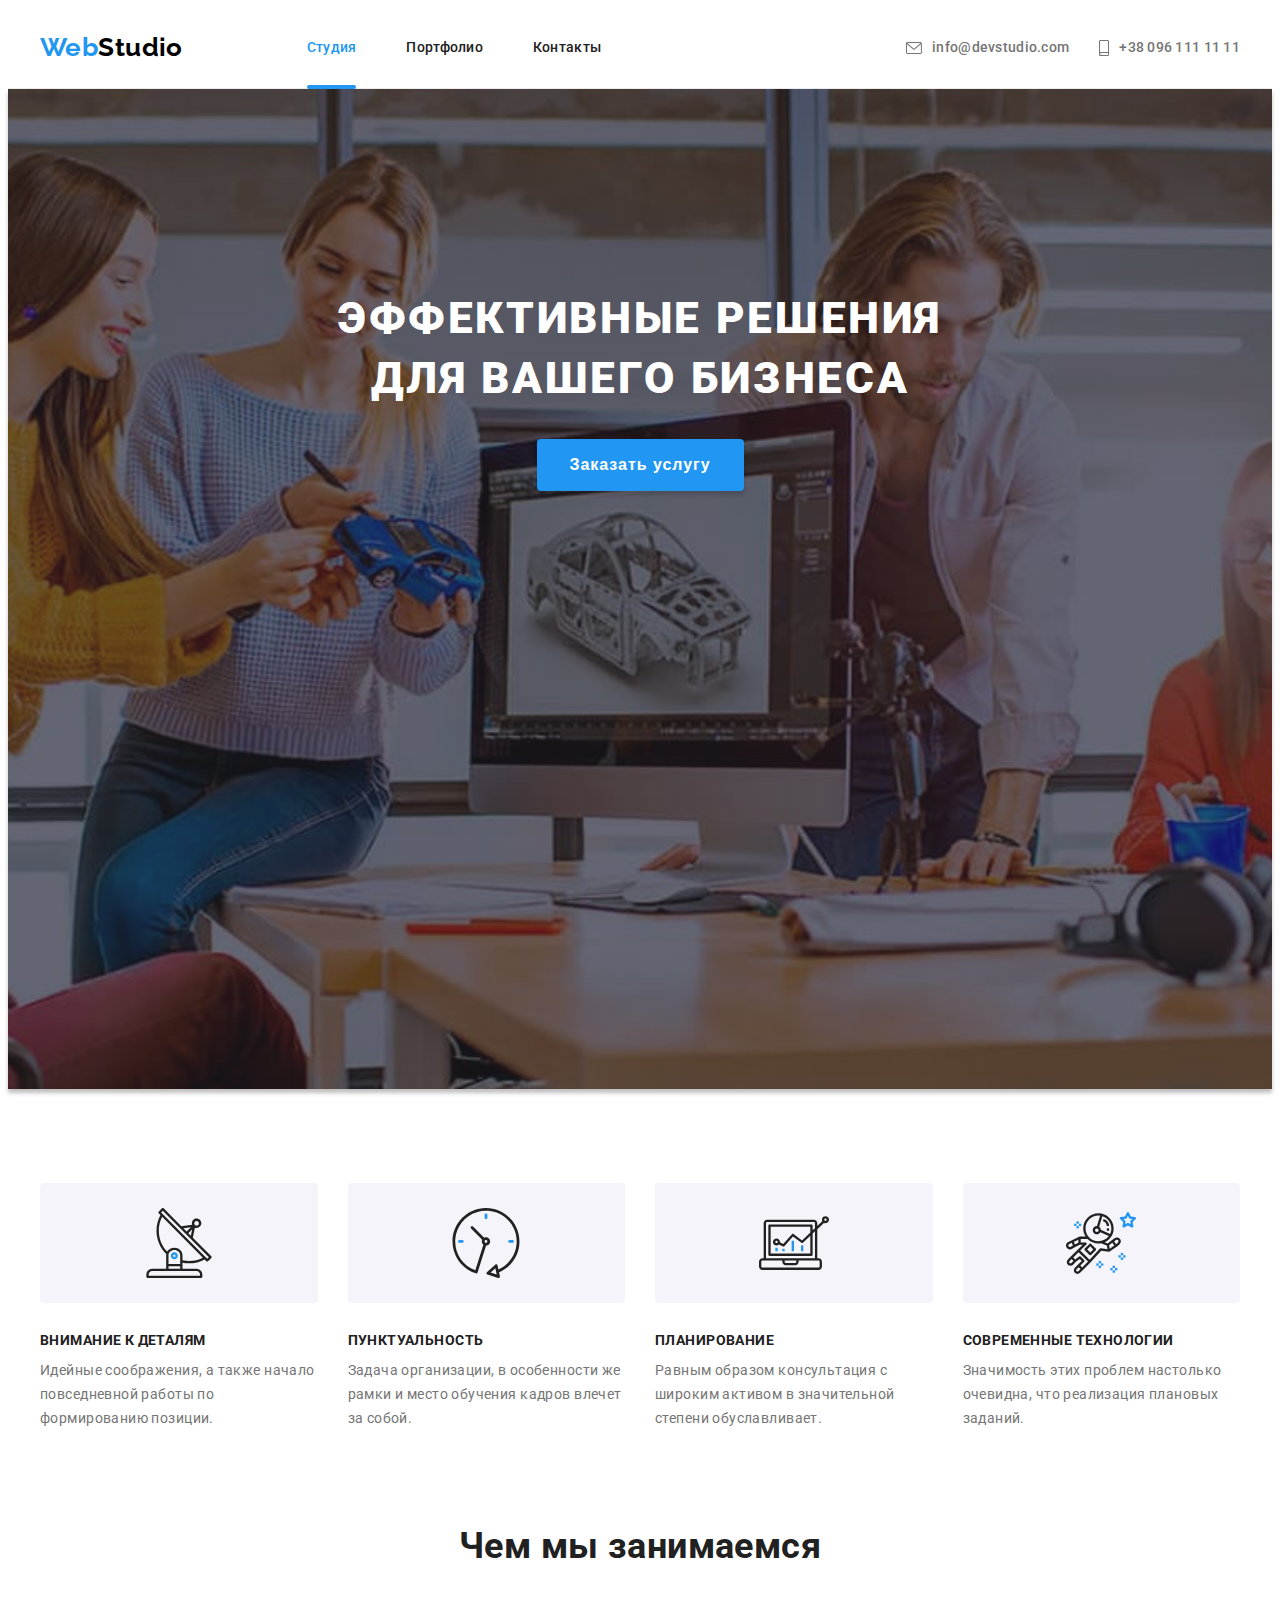
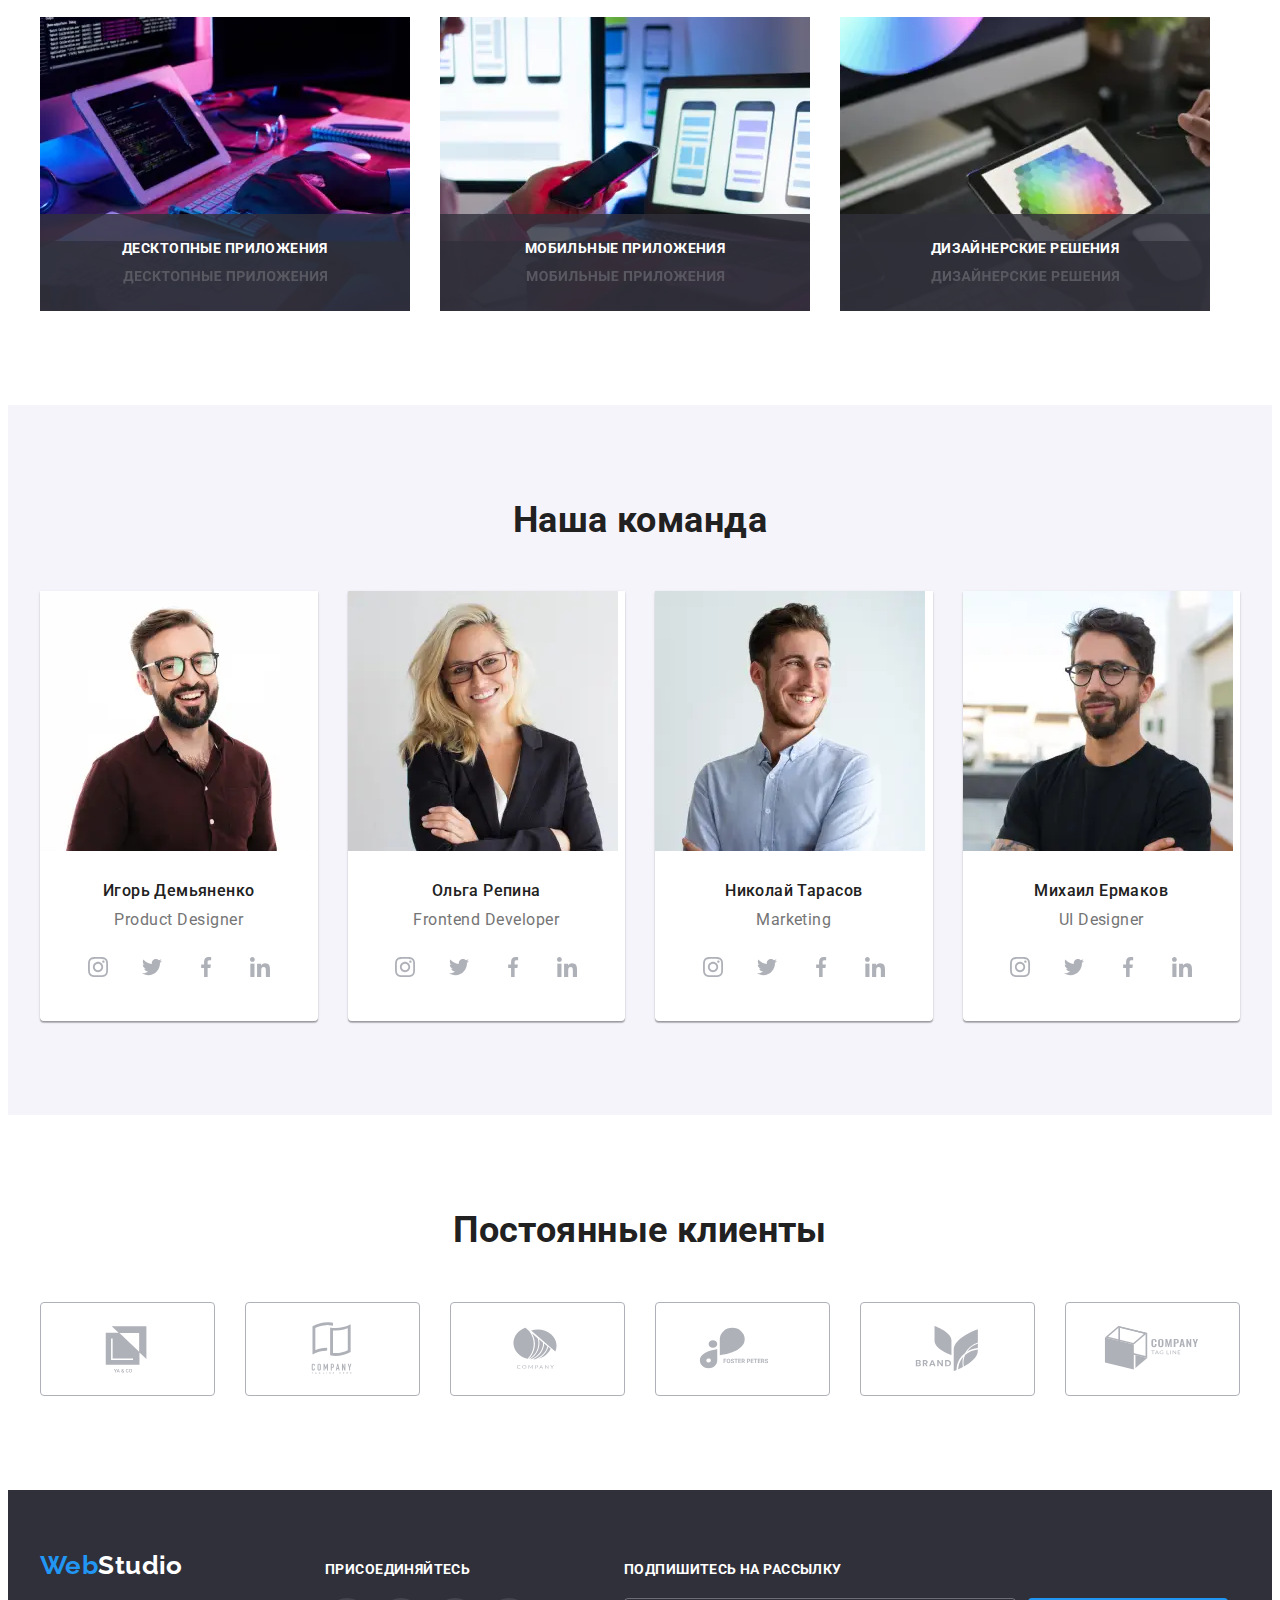
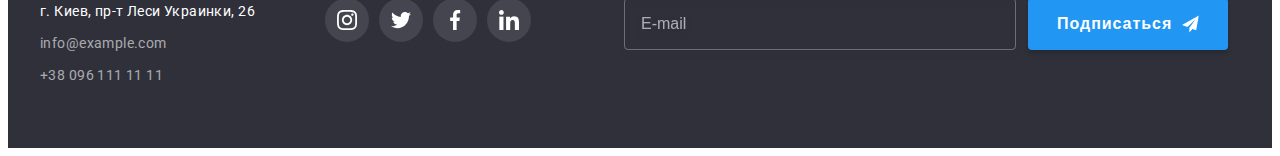
<file: index.html>
<!DOCTYPE html>
<html lang="ru">
<head>
    <meta charset="UTF-8">
    <meta http-equiv="X-UA-Compatible" content="IE=edge">
    <meta name="viewport" content="width=device-width, initial-scale=1.0">
    <title>Студия</title>
    <link rel="preconnect" href="https://fonts.googleapis.com">
    <link rel="preconnect" href="https://fonts.gstatic.com" crossorigin>
    <link href="https://fonts.googleapis.com/css2?family=Raleway:wght@700&family=Roboto:wght@400;500;700;900&display=swap"
        rel="stylesheet">
    <link rel="stylesheet" href="https://cdnjs.cloudflare.com/ajax/libs/modern-normalize/1.1.0/modern-normalize.min.css"
        integrity="sha512-wpPYUAdjBVSE4KJnH1VR1HeZfpl1ub8YT/NKx4PuQ5NmX2tKuGu6U/JRp5y+Y8XG2tV+wKQpNHVUX03MfMFn9Q=="
        crossorigin="anonymous"
        referrerpolicy="no-referrer">
    <link rel="stylesheet" href="./css/main.min.css">
</head>
<body>
    
<!-- Шапка-->
<header class="header">
    <div class="container">
        <nav class="header-nav">
            <a href="./index.html" class="logo header__logo"><span class="logo-part">Web</span>Studio</a>
            <div class="menu-list" data-menu id="mobile-menu" >
                <ul class="menu">
                    <li class="menu__item"><a href="./index.html" class="menu__link current">Студия</a></li>
                    <li class="menu__item"><a href="./portfolio.html" class="menu__link">Портфолио</a></li>
                    <li class="menu__item"><a href="" class="menu__link">Контакты</a></li>
                </ul>

                <div class="address-box">
                <ul class="address-nav header__address-nav">
                    <li class="address-nav__item email-address">
                        <a href="mailto:info@devstudio.com" class="address-nav__link email-address__link">
                            <svg class="address-nav__icon letter" width="16px" height="12px">
                                <use href="./Images/address.svg#envelope"></use>
                            </svg>
                            info@devstudio.com
                        </a>
                    </li>
                    <li class="address-nav__item telephone">
                        <a href="tel:+380961111111" class="address-nav__link telephone__link">
                            <svg class="address-nav__icon letter" width="10px" height="16px">
                                <use href="./Images/address.svg#smartphone"></use>
                            </svg>
                            +38 096 111 11 11
                        </a>
                    </li>
                </ul>

                <ul class="social">
                    <li class="social__item">
                        <a href="" class="social__link">Instagram</a>
                    </li>
                    <li>
                        <img src="./Images/divider.svg" alt="">
                    </li>
                    <li class="social__item">
                        <a href="" class="social__link">Twitter</a>
                    </li>
                    <li>
                        <img src="./Images/divider.svg" alt="">
                    </li>
                    <li class="social__item">
                        <a href="" class="social__link">Facebook</a>
                    </li>
                    <li>
                        <img src="./Images/divider.svg" alt="">
                    </li>
                    <li class="social__item">
                        <a href="" class="social__link">Linkedin</a>
                    </li>
                </ul>
                </div>
            </div>
            <button class="menu-button" type="button" aria-expanded="false" data-menu-button>
                <svg class="menu-button__icon" width="40px" height="40px" aria-label="Переключатель мобильного меню" >
                    <use href="./Images/menu.svg#menu" class="menu__icon"></use>
                    <use href="./Images/menu.svg#menu-close" class="menu__icon-close" ></use>
                </svg>
            </button>
        </nav>
    </div>
</header>

<!--Основной контент-->
<main>
<!--Приветствие-->
<section class="hero main__hero">
    <div class="container">
        <h1 class="hero__title">Эффективные решения для вашего бизнеса</h1>
        <button type="button" class="main-button hero__button" data-modal-open>Заказать услугу</button>        
    </div>
</section>

<!--Наши преимущества-->
<section class="feature section">
    <div class="container">
    <h2 class="visually-hidden">Наши преимущества</h2>
        <ul class="feature__list">
            <li class="feature__item">
                <div class="feature__icon">
                    <svg width="70px" height="70px">
                        <use href="./Images/icons.svg#antenna"></use>
                    </svg>
                </div>
                <h3 class="feature__title">Внимание к деталям</h3>
                <p class="feature__details">Идейные соображения, а также начало повседневной работы по формированию позиции.</p>
            </li>
            <li class="feature__item">
                <div class="feature__icon">
                    <svg width="70px" height="70px">
                        <use href="./Images/icons.svg#clock"></use>
                    </svg>
                </div>
                <h3 class="feature__title">Пунктуальность</h3>
                <p class="feature__details">Задача организации, в особенности же рамки и место обучения кадров влечет за собой.</p>
            </li>
            <li class="feature__item">
                <div class="feature__icon">
                    <svg width="70px" height="70px">
                        <use href="./Images/icons.svg#diagram"></use>
                    </svg>
                </div>
                <h3 class="feature__title">Планирование</h3>
                <p class="feature__details">Равным образом консультация с широким активом в значительной степени обуславливает.</p>
            </li>
            <li class="feature__item">
                <div class="feature__icon">
                    <svg width="70px" height="70px">
                        <use href="./Images/icons.svg#astronaut"></use>
                    </svg>
                </div>
                <h3 class="feature__title">Современные технологии</h3>
                <p class="feature__details">Значимость этих проблем настолько очевидна, что реализация плановых заданий.</p>
            </li>
        </ul>
    </div>
</section>

<!--Чем мы занимаемся-->
<section class="activity">
    <div class="container">
        <h2 class="activity__title title">Чем мы занимаемся</h2>
        <ul class="activity__list">
            <li class="activity__item">
                <picture>
                    <source
                        srcset="./Images/desktop/activities/desktop.webp 1x, ./Images/desktop/activities/desktop2x.webp 2x"
                        media="(min-width: 1200px)"
                        type="image/webp">

                    <source
                        srcset="./Images/desktop/activities/desktop.jpg 1x, ./Images/desktop/activities/desktop2x.jpg 2x"
                        media="(min-width: 1200px)">

                    <img src="./Images/desktop/activities/desktop.jpg" alt="Планшет с клавиатурой">
                </picture>
                <span class="activity__type">Десктопные приложения</span>
            </li>
            <li class="activity__item">
                <picture>
                    <source
                        srcset="./Images/desktop/activities/mobile.webp 1x, ./Images/desktop/activities/mobile2x.webp 2x"
                        media="(min-width: 1200px)"
                        type="image/webp">
                
                    <source
                        srcset="./Images/desktop/activities/mobile.jpg 1x, ./Images/desktop/activities/mobile2x.jpg 2x"
                        media="(min-width: 1200px)">
                
                    <img src="./Images/desktop/activities/mobile.jpg" alt="Мобильный телефон">
                </picture>
                <span class="activity__type">Мобильные приложения</span>
            </li>
            <li class="activity__item">
                <picture>
                    <source
                        srcset="./Images/desktop/activities/design.webp 1x, ./Images/desktop/activities/design2x.webp 2x"
                        media="(min-width: 1200px)"
                        type="image/webp">
                
                    <source
                        srcset="./Images/desktop/activities/design.jpg 1x, ./Images/desktop/activities/design2x.jpg 2x"
                        media="(min-width: 1200px)">
                
                    <img src="./Images/desktop/activities/design.jpg" alt="Планшет">
                </picture>
                <span class="activity__type">Дизайнерские решения</span>
            </li>
        </ul>
    </div>
</section>

<!--Наша команда-->
<section class="team section main__team">
    <div class="container">
        <h2 class="team__title title">Наша команда</h2>
        <ul class="team__list">
            <li class="team__item">
                <picture>
                    <source 
                        srcset="./Images/mobile/team/ihor.webp 1x, ./Images/mobile/team/ihor2x.webp 2x"
                        media="(max-width: 767px)"
                        type="image/webp">
                    <source 
                        srcset="./Images/mobile/team/ihor.jpg 1x, ./Images/mobile/team/ihor2x.jpg 2x" 
                        media="(max-width: 767px)">


                    <source
                        srcset="./Images/tablet/team/ihor.webp 1x, ./Images/tablet/team/ihor2x.webp 2x"
                        media="(min-width: 768px) and (max-width: 1199px)"
                        type="image/webp">
                    <source
                        srcset="./Images/tablet/team/ihor.jpg 1x, ./Images/tablet/team/ihor2x.jpg 2x"
                        media="(min-width: 768px) and (max-width: 1199px)">

                    <source
                        srcset="./Images/desktop/team/ihor.webp 1x, ./Images/desktop/team/ihor2x.webp 2x"
                        media="(min-width: 1200px)"
                        type="image/webp">
                    <source
                        srcset="./Images/desktop/team/ihor.jpg 1x, ./Images/desktop/team/ihor2x.jpg 2x"
                        media="(min-width: 1200px)">
                    
                    <img src="./Images/ihor.jpg" alt="Фото Игоря Демьяненко">
                </picture>
                <div class="team-member">
                    <h3 class="team-member__name">Игорь Демьяненко</h3>
                    <p lang="en" class="team-member__job">Product Designer</p>
                    <ul class="social-list">
                        <li class="social-list__item">
                            <a href="" class="social-list__link">
                                <svg class="social-list__icon" width="20px" height="20px">
                                    <use href="./Images/icons.svg#instagram"></use>
                                </svg>
                            </a>  
                        </li>
                        <li class="social-list__item">
                            <a href="" class="social-list__link">
                                <svg class="social-list__icon" width="20px" height="20px">
                                    <use href="./Images/icons.svg#twitter"></use>
                                </svg>
                            </a>
                        </li>
                        <li class="social-list__item">
                            <a href="" class="social-list__link">
                                <svg class="social-list__icon" width="20px" height="20px">
                                    <use href="./Images/icons.svg#facebook"></use>
                                </svg>
                            </a>
                        </li>
                        <li class="social-list__item">
                            <a href="" class="social-list__link">
                                <svg class="social-list__icon" width="20px" height="20px">
                                    <use href="./Images/icons.svg#linkedin"></use>
                                </svg>
                            </a>
                        </li>
                    </ul>
                </div>
            </li>
            <li class="team__item">
                <picture>
                    <source 
                        srcset="./Images/mobile/team/olha.webp 1x, ./Images/mobile/team/olha2x.webp 2x"
                        media="(max-width: 767px)"
                        type="image/webp">
                    <source 
                        srcset="./Images/mobile/team/olha.jpg 1x, ./Images/mobile/team/olha2x.jpg 2x"
                        media="(max-width: 767px)">

                    <source
                        srcset="./Images/tablet/team/olha.webp 1x, ./Images/tablet/team/olha2x.webp 2x"
                        media="(min-width: 768px) and (max-width: 1199px)"
                        type="image/webp">
                    <source
                        srcset="./Images/tablet/team/olha.jpg 1x, ./Images/tablet/team/olha2x.jpg 2x"
                        media="(min-width: 768px) and (max-width: 1199px)">

                    <source
                        srcset="./Images/desktop/team/olha.webp 1x, ./Images/desktop/team/olha2x.webp 2x"
                        media="(min-width: 1200px)"
                        type="image/webp">
                    <source
                        srcset="./Images/desktop/team/olha.jpg 1x, ./Images/desktop/team/olha2x.jpg 2x"
                        media="(min-width: 1200px)">
                
                    <img src="./Images/olha.jpg" alt="Фото Ольги Репиной">
                </picture>
                <div class="team-member">
                    <h3 class="team-member__name">Ольга Репина</h3>
                    <p lang="en" class="team-member__job">Frontend Developer</p>
                    <ul class="social-list">
                        <li class="social-list__item">
                            <a href="" class="social-list__link">
                                <svg class="social-list__icon" width="20px" height="20px">
                                    <use href="./Images/icons.svg#instagram"></use>
                                </svg>
                            </a>
                        </li>
                        <li class="social-list__item">
                            <a href="" class="social-list__link">
                                <svg class="social-list__icon" width="20px" height="20px">
                                    <use href="./Images/icons.svg#twitter"></use>
                                </svg>
                            </a>
                        </li>
                        <li class="social-list__item">
                            <a href="" class="social-list__link">
                                <svg class="social-list__icon" width="20px" height="20px">
                                    <use href="./Images/icons.svg#facebook"></use>
                                </svg>
                            </a>
                        </li>
                        <li class="social-list__item">
                            <a href="" class="social-list__link">
                                <svg class="social-list__icon" width="20px" height="20px">
                                    <use href="./Images/icons.svg#linkedin"></use>
                                </svg>
                            </a>
                        </li>
                    </ul>
                </div>
            </li>
            <li class="team__item">
                <picture>
                    <source 
                        srcset="./Images/mobile/team/nikolay.webp 1x, ./Images/mobile/team/nikolay2x.webp 2x"
                        media="(max-width: 767px)"
                        type="image/webp">
                    <source 
                        srcset="./Images/mobile/team/nikolay.jpg 1x, ./Images/mobile/team/nikolay2x.jpg 2x"
                        media="(max-width: 767px)">

                    <source
                        srcset="./Images/tablet/team/nikolay.webp 1x, ./Images/tablet/team/nikolay2x.webp 2x"
                        media="(min-width: 768px) and (max-width: 1199px)"
                        type="image/webp">
                    <source
                        srcset="./Images/tablet/team/nikolay.jpg 1x, ./Images/tablet/team/nikolay2x.jpg 2x"
                        media="(min-width: 768px) and (max-width: 1199px)">

                    <source
                        srcset="./Images/desktop/team/nikolay.webp 1x, ./Images/desktop/team/nikolay2x.webp 2x"
                        media="(min-width: 1200px)"
                        type="image/webp">
                    <source
                        srcset="./Images/desktop/team/nikolay.jpg 1x, ./Images/desktop/team/nikolay2x.jpg 2x"
                        media="(min-width: 1200px)">

                    <img src="./Images/nikolay.jpg" alt="Фото Николая Тарасова">
                </picture>
                <div class="team-member">
                    <h3 class="team-member__name">Николай Тарасов</h3>
                    <p lang="en" class="team-member__job">Marketing</p>
                    <ul class="social-list">
                        <li class="social-list__item">
                            <a href="" class="social-list__link">
                                <svg class="social-list__icon" width="20px" height="20px">
                                    <use href="./Images/icons.svg#instagram"></use>
                                </svg>
                            </a>
                        </li>
                        <li class="social-list__item">
                            <a href="" class="social-list__link">
                                <svg class="social-list__icon" width="20px" height="20px">
                                    <use href="./Images/icons.svg#twitter"></use>
                                </svg>
                            </a>
                        </li>
                        <li class="social-list__item">
                            <a href="" class="social-list__link">
                                <svg class="social-list__icon" width="20px" height="20px">
                                    <use href="./Images/icons.svg#facebook"></use>
                                </svg>
                            </a>
                        </li>
                        <li class="social-list__item">
                            <a href="" class="social-list__link">
                                <svg class="social-list__icon" width="20px" height="20px">
                                    <use href="./Images/icons.svg#linkedin"></use>
                                </svg>
                            </a>
                        </li>
                    </ul>
                </div>
            </li>
            <li class="team__item">
                <picture>
                    <source 
                        srcset="./Images/mobile/team/mihail.webp 1x, ./Images/mobile/team/mihail2x.webp 2x"
                        media="(max-width: 767px)"
                        type="image/webp">
                    <source 
                        srcset="./Images/mobile/team/mihail.jpg 1x, ./Images/mobile/team/mihail2x.jpg 2x"
                        media="(max-width: 767px)">

                    <source
                        srcset="./Images/tablet/team/mihail.webp 1x, ./Images/tablet/team/mihail2x.webp 2x"
                        media="(min-width: 768px) and (max-width: 1199px)"
                        type="image/webp">
                    <source
                        srcset="./Images/tablet/team/mihail.jpg 1x, ./Images/tablet/team/mihail2x.jpg 2x"
                        media="(min-width: 768px) and (max-width: 1199px)">

                    <source
                        srcset="./Images/desktop/team/mihail.webp 1x, ./Images/desktop/team/mihail2x.webp 2x"
                        media="(min-width: 1200px)"
                        type="image/webp">
                    <source
                        srcset="./Images/desktop/team/mihail.jpg 1x, ./Images/desktop/team/mihail2x.jpg 2x"
                        media="(min-width: 1200px)">

                    <img src="./Images/mikhail.jpg" alt="Фото Михаила Ермакова">
                </picture>
                <div class="team-member">
                    <h3 class="team-member__name">Михаил Ермаков</h3>
                    <p lang="en" class="team-member__job">UI Designer</p>
                    <ul class="social-list">
                        <li class="social-list__item">
                            <a href="" class="social-list__link">
                                <svg class="social-list__icon" width="20px" height="20px">
                                    <use href="./Images/icons.svg#instagram"></use>
                                </svg>
                            </a>
                        </li>
                        <li class="social-list__item">
                            <a href="" class="social-list__link">
                                <svg class="social-list__icon" width="20px" height="20px">
                                    <use href="./Images/icons.svg#twitter"></use>
                                </svg>
                            </a>
                        </li>
                        <li class="social-list__item">
                            <a href="" class="social-list__link">
                                <svg class="social-list__icon" width="20px" height="20px">
                                    <use href="./Images/icons.svg#facebook"></use>
                                </svg>
                            </a>
                        </li>
                        <li class="social-list__item">
                            <a href="" class="social-list__link">
                                <svg class="social-list__icon" width="20px" height="20px">
                                    <use href="./Images/icons.svg#linkedin"></use>
                                </svg>
                            </a>
                        </li>
                    </ul>
                </div>
            </li>
        </ul>
    </div>
</section>

<!-- Постоянные клиенты -->
<section class="clients section">
    <div class="container">
        <h2 class="clients__title title">Постоянные клиенты</h2>
        <ul class="clients__list">
            <li class="clients__item">
                <a href="" class="clients__link">
                    <svg class="clients__icon" width="106px" height="60px">
                        <use href="./Images/icons.svg#client1"></use>
                    </svg>
                </a>
            </li>
            <li class="clients__item">
                <a href="" class="clients__link">
                    <svg class="clients__icon" width="106px" height="60px">
                        <use href=" ./Images/icons.svg#client2"></use>
                    </svg>
                </a>
            </li>
            <li class="clients__item">
                <a href="" class="clients__link">
                    <svg class="clients__icon" width="106px" height="60px">
                        <use href="./Images/icons.svg#client3"></use>
                    </svg>
                </a>
            </li>
            <li class="clients__item">
                <a href="" class="clients__link">
                    <svg class="clients__icon" width="106px" height="60px">
                        <use href="./Images/icons.svg#client4"></use>
                    </svg>
                </a>
            </li>
            <li class="clients__item">
                <a href="" class="clients__link">
                    <svg class="clients__icon" width="106px" height="60px">
                        <use href="./Images/icons.svg#client5"></use>
                    </svg>
                </a>
            </li>
            <li class="clients__item">
                <a href="" class="clients__link">
                    <svg class="clients__icon" width="106px" height="60px">
                        <use href="./Images/icons.svg#client6"></use>
                    </svg>
                </a>
            </li>
        </ul>
    </div>
</section>
</main> 

<!--Футер-->
<footer class="footer">
    <div class="container footer__blocks">
        <div class="tablet__footer">
        <div class="footer__address-block">
            <a href="./index.html" class="logo footer__logo"><span class="logo-part">Web</span>Studio</a>
            <address class="footer__address-nav">
                <ul class="footer__list">
                    <li class="footer__item"> <a href="" class="footer__address">г. Киев, пр-т Леси Украинки, 26</a></li>
                    <li class="footer__item"><a href="mailto:info@example.com" class="footer__link">info@example.com</a></li>
                    <li class="footer__item"><a href="tel:+380961111111" class="footer__link">+38 096 111 11 11</a></li>
                </ul>
            </address>
        </div>

        <div class="join-block ">
            <p class="join-block__title">Присоединяйтесь</p>
            <ul class="join-block__list">    
                <li class="join-block__item">
                    <a href="" class="join-block__link">
                        <svg class="join-block__icon" width="20px" height="20px">
                            <use href="./Images/icons.svg#instagram"></use>
                        </svg>
                    </a>
                </li>
                <li class="join-block__item">
                    <a href="" class="join-block__link">
                        <svg class="join-block__icon" width="20px" height="20px">
                            <use href="./Images/icons.svg#twitter"></use>
                        </svg>
                    </a>
                </li>
                <li class="join-block__item">
                    <a href="" class="join-block__link">
                        <svg class="join-block__icon" width="20px" height="20px">
                            <use href="./Images/icons.svg#facebook"></use>
                        </svg>
                    </a>
                </li>
                <li class="join-block__item">
                    <a href="" class="join-block__link">
                        <svg class="join-block__icon" width="20px" height="20px">
                            <use href="./Images/icons.svg#linkedin"></use>
                        </svg>
                    </a>
                </li>
            </ul>
        </div>
        </div>

        <form class="subscribe footer__subscribe">
                <label class="join-block__title subscribe__title" for="mail" >Подпишитесь на рассылку</label>
                <div class="subscribe__block">
                    <input class="subscribe__email" type="email" placeholder="E-mail" id="mail" name="email">
                    <button type="submit" class="main-button subscribe__button">
                        Подписаться
                        <svg class="subscribe__icon" width="24px" height="24px">
                            <use href="./Images/icons.svg#send"></use>
                        </svg>
                    </button>
                </div>
        </form>
    </div>
</footer>

<!-- Модальное окно -->
<div class="backdrop is-hidden" data-modal>
    <div class="modal">
        <p class="modal__title">Оставьте свои данные, мы вам перезвоним</p>
        <button type="button" data-modal-close class="modal__close-button">
            <svg width="11px" height="11px">
                <use href="./Images/icons.svg#close"></use>
            </svg> 
        </button>

        <form class="form" name="form" autocomplete="off">
            <div class="form__field">
                <label class="form__label" for="name">Имя</label>
                <div class="form__input-field">
                    <input class="form__input" type="text" id="name" name="contact-name" placeholder=" ">
                    <svg width="18px" height="18px" class="form__icon">
                        <use href="./Images/icons.svg#person"></use>
                    </svg>
                </div>
            </div>

            <div class="form__field">
                <label class="form__label" for="telephone">Телефон</label>
                <div class="form__input-field">
                    <input class="form__input" type="tel" id="telephone" name="contact-telephone">
                    <svg width="18px" height="18px" class="form__icon">
                        <use href="./Images/icons.svg#phone"></use>
                    </svg>
                </div>
            </div>

            <div class="form__field">
                <label class="form__label" for="email">Почта</label>
                <div class="form__input-field">
                    <input class="form__input" type="email" id="email" name="contact-email">
                    <svg width="18px" height="18px" class="form__icon">
                        <use href="./Images/icons.svg#email"></use>
                    </svg>
                </div>
            </div>

            <div class="form__comment">
                <label class="form__label" for="comment">Комментарий</label>
                <textarea class="form__textarea" name="comment" id="comment" placeholder="Введите текст"></textarea>
            </div>

            <div class="form__checkbox checkbox">
                <input class="checkbox__form" type="checkbox" id="policy" name="policy">
                <span class="checkbox__icon"></span>
                <label class="checkbox__label" for="policy">Соглашаюсь с рассылкой и принимаю <a href="" class="checkbox__policy" > Условия договора</a></label>
            </div>

            <button type="submit" class="main-button form__button">Отправить</button>
        </form>  
        
    </div>
</div>

<script src="./js/menu.js"></script>
<script src="./js/modal.js"></script>


</body>
</html>
</file>
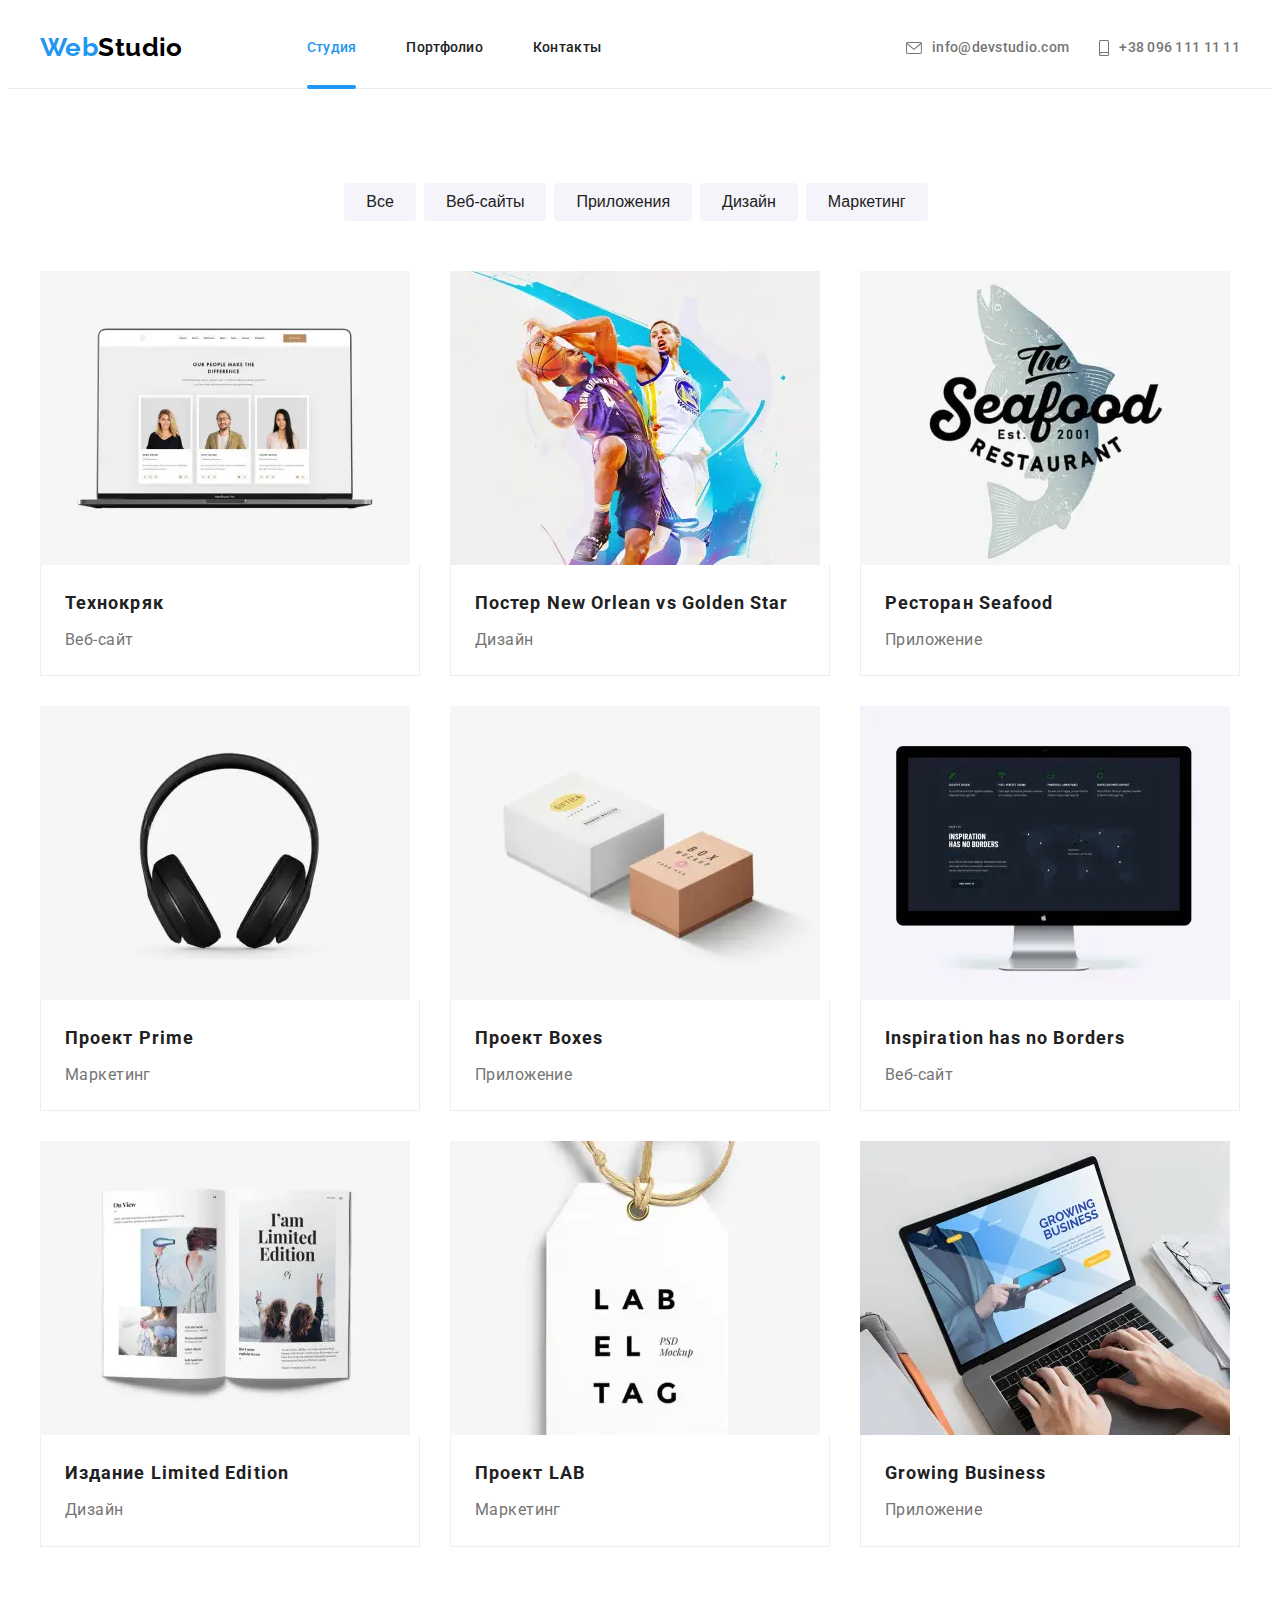
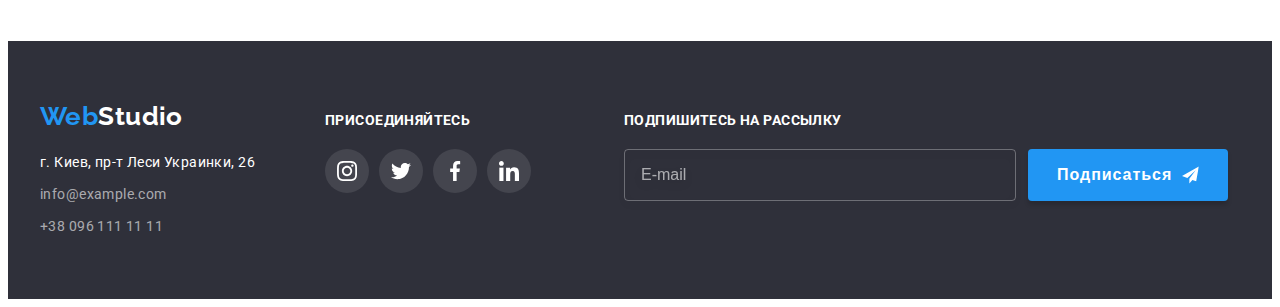
<file: portfolio.html>
<!DOCTYPE html>
<html lang="ru">
<head>
    <meta charset="UTF-8">
    <meta http-equiv="X-UA-Compatible" content="IE=edge">
    <meta name="viewport" content="width=device-width, initial-scale=1.0">
    <title>Портфолио</title>
    <link rel="preconnect" href="https://fonts.googleapis.com">
    <link rel="preconnect" href="https://fonts.gstatic.com" crossorigin>
    <link
        href="https://fonts.googleapis.com/css2?family=Raleway:wght@700&family=Roboto:wght@400;500;700;900&display=swap"
        rel="stylesheet">
    <link rel="stylesheet" href="https://cdnjs.cloudflare.com/ajax/libs/modern-normalize/1.1.0/modern-normalize.min.css"
        integrity="sha512-wpPYUAdjBVSE4KJnH1VR1HeZfpl1ub8YT/NKx4PuQ5NmX2tKuGu6U/JRp5y+Y8XG2tV+wKQpNHVUX03MfMFn9Q=="
        crossorigin="anonymous"
        referrerpolicy="no-referrer">
    <link rel="stylesheet" href="./css/portfolio.min.css">
</head>
<body>
    
<!-- Шапка-->
<header class="header">
    <div class="container">
        <nav class="header-nav">
            <a href="./index.html" class="logo header__logo"><span class="logo-part">Web</span>Studio</a>
            <div class="menu-list" data-menu id="mobile-menu">
                <ul class="menu">
                    <li class="menu__item"><a href="./index.html" class="menu__link current">Студия</a></li>
                    <li class="menu__item"><a href="./portfolio.html" class="menu__link">Портфолио</a></li>
                    <li class="menu__item"><a href="" class="menu__link">Контакты</a></li>
                </ul>

                <div>
                    <ul class="address-nav header__address-nav">
                        <li class="address-nav__item email-address">
                            <a href="mailto:info@devstudio.com" class="address-nav__link email-address__link">
                                <svg class="address-nav__icon letter" width="16px" height="12px">
                                    <use href="./Images/address.svg#envelope"></use>
                                </svg>
                                info@devstudio.com
                            </a>
                        </li>
                        <li class="address-nav__item telephone">
                            <a href="tel:+380961111111" class="address-nav__link telephone__link">
                                <svg class="address-nav__icon letter" width="10px" height="16px">
                                    <use href="./Images/address.svg#smartphone"></use>
                                </svg>
                                +38 096 111 11 11
                            </a>
                        </li>
                    </ul>

                    <ul class="social">
                        <li class="social__item">
                            <a href="" class="social__link">Instagram</a>
                        </li>
                        <li>
                            <img src="./Images/divider.svg" alt="">
                        </li>
                        <li class="social__item">
                            <a href="" class="social__link">Twitter</a>
                        </li>
                        <li>
                            <img src="./Images/divider.svg" alt="">
                        </li>
                        <li class="social__item">
                            <a href="" class="social__link">Facebook</a>
                        </li>
                        <li>
                            <img src="./Images/divider.svg" alt="">
                        </li>
                        <li class="social__item">
                            <a href="" class="social__link">Linkedin</a>
                        </li>
                    </ul>
                </div>
            </div>
            <button class="menu-button" type="button" aria-expanded="false" data-menu-button>
                <svg class="menu-button__icon" width="40px" height="40px" aria-label="Переключатель мобильного меню">
                    <use href="./Images/menu.svg#menu" class="menu__icon"></use>
                    <use href="./Images/menu.svg#menu-close" class="menu__icon-close"></use>
                </svg>
            </button>
        </nav>
    </div>
</header>

<!--Основной контент-->
<main>
    <section class="projects section">
        <div class="container">
        <!-- Filter buttons -->
            <h1 class="visually-hidden">Кнопки навигации</h1>
            <ul class="projects__filter-menu">
                <li class="projects__filter-item"><button type="button" class="projects__filter-button">Все</button></li>
                <li class="projects__filter-item"><button type="button" class="projects__filter-button">Веб-сайты</button></li>
                <li class="projects__filter-item"><button type="button" class="projects__filter-button">Приложения</button></li>
                <li class="projects__filter-item"><button type="button" class="projects__filter-button">Дизайн</button></li>
                <li class="projects__filter-item"><button type="button" class="projects__filter-button">Маркетинг</button></li>
            </ul>
        <!-- Примеры проектов -->
            <ul class="projects__examples">
                <li class="projects__card">
                    <a href="" class="projects__link">
                        <div class="projects__image">
                            <picture>
                                <source 
                                    srcset="./Images/mobile/projects/1project.webp 1x, ./Images/mobile/projects/1project2x.webp 2x"
                                    media="(max-width: 767px)"
                                    type="image/webp">
                                <source
                                    srcset="./Images/mobile/projects/1project.jpg 1x, ./Images/mobile/projects/1project2x.jpg 2x"
                                    media="(max-width: 767px)">
                                
                                <source
                                    srcset="./Images/tablet/projects/1project.webp 1x, ./Images/tablet/projects/1project2x.webp 2x"
                                    media="(min-width: 768px) and (min-width: 768px) and (max-width: 1199px)"
                                    type="image/webp">
                                <source
                                    srcset="./Images/tablet/projects/1project.jpg 1x, ./Images/tablet/projects/1project2x.jpg 2x"
                                    media="(min-width: 768px) and (min-width: 768px) and (max-width: 1199px)">

                                <source
                                    srcset="./Images/desktop/projects/1project.webp 1x, ./Images/desktop/projects/1project2x.webp 2x"
                                    media="(min-width: 1200px)"
                                    type="image/webp">
                                <source
                                    srcset="./Images/desktop/projects/1project.jpg 1x, ./Images/desktop/projects/1project2x.jpg 2x"
                                    media="(min-width: 1200px)">

                                <img src="./Images/portfolio_images/project1.jpg" alt="Логотип компании Технокряк">
                            </picture>
                            <p class="projects__overlay">
                                Ресурс предлагает комплексные предложения с разным уровнем функционала и сервисов. Все это позволит посетителю
                                получить
                                исчерпывающие сведения о компании или частном лице.
                            </p>
                        </div>
                        <div class="projects__name">
                            <h2 class="projects__title">Технокряк</h2>
                            <p class="projects__type">Веб-сайт</p>
                        </div>
                    </a>
                </li>
                <li class="projects__card">
                    <a href="" class="projects__link">
                        <div class="projects__image">
                            <picture>
                                <source 
                                    srcset="./Images/mobile/projects/2project.webp 1x, ./Images/mobile/projects/2project2x.webp 2x"
                                    media="(max-width: 767px)"
                                    type="image/webp">
                            
                                <source 
                                    srcset="./Images/mobile/projects/2project.jpg 1x, ./Images/mobile/projects/2project2x.jpg 2x"
                                    media="(max-width: 767px)">

                                <source
                                    srcset="./Images/tablet/projects/2project.webp 1x, ./Images/tablet/projects/2project2x.webp 2x"
                                    media="(min-width: 768px) and (min-width: 768px) and (max-width: 1199px)"
                                    type="image/webp">
                                <source
                                    srcset="./Images/tablet/projects/2project.jpg 1x, ./Images/tablet/projects/2project2x.jpg 2x"
                                    media="(min-width: 768px) and (min-width: 768px) and (max-width: 1199px)">

                                <source
                                    srcset="./Images/desktop/projects/2project.webp 1x, ./Images/desktop/projects/2project2x.webp 2x"
                                    media="(min-width: 1200px)"
                                    type="image/webp">
                                <source
                                    srcset="./Images/desktop/projects/2project.jpg 1x, ./Images/desktop/projects/2project2x.jpg 2x"
                                    media="(min-width: 1200px)">
                                
                                <img src="./Images/portfolio_images/project2.jpg" alt="Логотип проекта New Orlean vs Golden Star">
                            </picture>
                            <p class="projects__overlay">
                                Ресурс предлагает комплексные предложения с разным уровнем функционала и сервисов. Все это позволит посетителю
                                получить
                                исчерпывающие сведения о компании или частном лице.
                            </p>
                        </div>
                        <div class="projects__name">
                            <h2 class="projects__title">Постер New Orlean vs Golden Star</h2>
                            <p class="projects__type">Дизайн</p>
                        </div>
                    </a>
                </li>
                <li class="projects__card">
                    <a href="" class="projects__link">
                        <div class="projects__image">
                            <picture>
                                <source 
                                    srcset="./Images/mobile/projects/3project.webp 1x, ./Images/mobile/projects/3project2x.webp 2x"
                                    media="(max-width: 767px)" 
                                    type="image/webp">
                            
                                <source
                                    srcset="./Images/mobile/projects/3project.jpg 1x, ./Images/mobile/projects/3project2x.jpg 2x"
                                    media="(max-width: 767px)">

                                <source
                                    srcset="./Images/tablet/projects/3project.webp 1x, ./Images/tablet/projects/3project2x.webp 2x"
                                    media="(min-width: 768px) and (max-width: 1199px)"
                                    type="image/webp">
                                <source
                                    srcset="./Images/tablet/projects/3project.jpg 1x, ./Images/tablet/projects/3project2x.jpg 2x"
                                    media="(min-width: 768px) and (max-width: 1199px)">

                                <source
                                    srcset="./Images/desktop/projects/3project.webp 1x, ./Images/desktop/projects/3project2x.webp 2x"
                                    media="(min-width: 1200px)"
                                    type="image/webp">
                                <source
                                    srcset="./Images/desktop/projects/3project.jpg 1x, ./Images/desktop/projects/3project2x.jpg 2x"
                                    media="(min-width: 1200px)">
                            
                                <img src="./Images/portfolio_images/project3.jpg" alt="Логотип ресторана Seafood">
                            </picture>
                            <p class="projects__overlay">
                                Ресурс предлагает комплексные предложения с разным уровнем функционала и сервисов. Все это позволит посетителю
                                                получить
                                                исчерпывающие сведения о компании или частном лице.
                            </p>
                        </div>
                    <div class="projects__name">
                        <h2 class="projects__title">Ресторан Seafood</h2>
                        <p class="projects__type">Приложение</p>
                    </div>
                    </a>
                </li>
                <li class="projects__card">
                    <a href="" class="projects__link">
                        <div class="projects__image">
                            <picture>
                                <source
                                    srcset="./Images/mobile/projects/4project.webp 1x, ./Images/mobile/projects/4project2x.webp 2x"
                                    media="(max-width: 767px)"
                                    type="image/webp">
                                <source
                                    srcset="./Images/mobile/projects/4project.jpg 1x, ./Images/mobile/projects/4project2x.jpg 2x"
                                    media="(max-width: 767px)">

                                <source
                                    srcset="./Images/tablet/projects/4project.webp 1x, ./Images/tablet/projects/4project2x.webp 2x"
                                    media="(min-width: 768px) and (max-width: 1199px)"
                                    type="image/webp">
                                <source
                                    srcset="./Images/tablet/projects/4project.jpg 1x, ./Images/tablet/projects/4project2x.jpg 2x"
                                    media="(min-width: 768px) and (max-width: 1199px)">

                                <source
                                    srcset="./Images/desktop/projects/4project.webp 1x, ./Images/desktop/projects/4project2x.webp 2x"
                                    media="(min-width: 1200px)"
                                    type="image/webp">
                                <source
                                    srcset="./Images/desktop/projects/4project.jpg 1x, ./Images/desktop/projects/4project2x.jpg 2x"
                                    media="(min-width: 1200px)">
                            
                                <img src="./Images/portfolio_images/project4.jpg" alt="Логотип проекта Prime">
                            </picture>
                            <p class="projects__overlay">
                                Ресурс предлагает комплексные предложения с разным уровнем функционала и сервисов. Все это позволит посетителю
                                получить
                                исчерпывающие сведения о компании или частном лице.
                            </p>
                        </div>
                        <div class="projects__name">
                            <h2 class="projects__title">Проект Prime</h2>
                            <p class="projects__type">Маркетинг</p>
                        </div>
                    </a>
                </li>
                <li class="projects__card">
                    <a href="" class="projects__link">
                        <div class="projects__image">
                            <picture>
                                <source
                                    srcset="./Images/mobile/projects/5project.webp 1x, ./Images/mobile/projects/5project2x.webp 2x"
                                    media="(max-width: 767px)"
                                    type="image/webp">
                                <source
                                    srcset="./Images/mobile/projects/5project.jpg 1x, ./Images/mobile/projects/5project2x.jpg 2x"
                                    media="(max-width: 767px)">

                                <source
                                    srcset="./Images/tablet/projects/5project.webp 1x, ./Images/tablet/projects/5project2x.webp 2x"
                                    media="(min-width: 768px) and (max-width: 1199px)"
                                    type="image/webp">
                                <source
                                    srcset="./Images/tablet/projects/5project.jpg 1x, ./Images/tablet/projects/5project2x.jpg 2x"
                                    media="(min-width: 768px) and (max-width: 1199px)">

                                <source
                                    srcset="./Images/desktop/projects/5project.webp 1x, ./Images/desktop/projects/5project2x.webp 2x"
                                    media="(min-width: 1200px)"
                                    type="image/webp">
                                <source
                                    srcset="./Images/desktop/projects/5project.jpg 1x, ./Images/desktop/projects/5project2x.jpg 2x"
                                    media="(min-width: 1200px)">
                            
                                <img src="./Images/portfolio_images/project5.jpg" alt="Логотип проекта Boxes">
                            </picture>
                            <p class="projects__overlay">
                                Ресурс предлагает комплексные предложения с разным уровнем функционала и сервисов. Все это позволит посетителю
                                получить
                                исчерпывающие сведения о компании или частном лице.
                            </p>
                        </div>  
                        <div class="projects__name">
                            <h2 class="projects__title">Проект Boxes</h2>
                            <p class="projects__type">Приложение</p>
                        </div>
                    </a>
                </li>
                <li class="projects__card" >
                    <a href="" class="projects__link">
                        <div class="projects__image">
                            <picture>
                                <source
                                    srcset="./Images/mobile/projects/6project.webp 1x, ./Images/mobile/projects/6project2x.webp 2x"
                                    media="(max-width: 767px)"
                                    type="image/webp">
                                <source
                                    srcset="./Images/mobile/projects/6project.jpg 1x, ./Images/mobile/projects/6project2x.jpg 2x"
                                    media="(max-width: 767px)">

                                <source
                                    srcset="./Images/tablet/projects/6project.webp 1x, ./Images/tablet/projects/6project2x.webp 2x"
                                    media="(min-width: 768px) and (max-width: 1199px)"
                                    type="image/webp">
                                <source
                                    srcset="./Images/tablet/projects/6project.jpg 1x, ./Images/tablet/projects/6project2x.jpg 2x"
                                    media="(min-width: 768px) and (max-width: 1199px)">

                                <source
                                    srcset="./Images/desktop/projects/6project.webp 1x, ./Images/desktop/projects/6project2x.webp 2x"
                                    media="(min-width: 1200px)"
                                    type="image/webp">
                                <source
                                    srcset="./Images/desktop/projects/6project.jpg 1x, ./Images/desktop/projects/6project2x.jpg 2x"
                                    media="(min-width: 1200px)">
                            
                                <img src="./Images/portfolio_images/project6.jpg" alt="Логотип проекта Inspiration has no Borders">
                            </picture>
                            <p class="projects__overlay">
                                Ресурс предлагает комплексные предложения с разным уровнем функционала и сервисов. Все это позволит посетителю
                                получить
                                исчерпывающие сведения о компании или частном лице.
                            </p>
                        </div>
                        <div class="projects__name">
                            <h2 class="projects__title">Inspiration has no Borders</h2>
                            <p class="projects__type">Веб-сайт</p>
                        </div>
                    </a>
                </li>
                <li class="projects__card">
                    <a href="" class="projects__link">
                        <div class="projects__image">
                            <picture>
                                <source
                                    srcset="./Images/mobile/projects/7project.webp 1x, ./Images/mobile/projects/7project2x.webp 2x"
                                    media="(max-width: 767px)"
                                    type="image/webp">
                                <source
                                    srcset="./Images/mobile/projects/7project.jpg 1x, ./Images/mobile/projects/7project2x.jpg 2x"
                                    media="(max-width: 767px)">

                                <source
                                    srcset="./Images/tablet/projects/7project.webp 1x, ./Images/tablet/projects/7project2x.webp 2x"
                                    media="(min-width: 768px) and (max-width: 1199px)"
                                    type="image/webp">
                                <source
                                    srcset="./Images/tablet/projects/7project.jpg 1x, ./Images/tablet/projects/7project2x.jpg 2x"
                                    media="(min-width: 768px) and (max-width: 1199px)">

                                <source
                                    srcset="./Images/desktop/projects/7project.webp 1x, ./Images/desktop/projects/7project2x.webp 2x"
                                    media="(min-width: 1200px)"
                                    type="image/webp">
                                <source
                                    srcset="./Images/desktop/projects/7project.jpg 1x, ./Images/desktop/projects/7project2x.jpg 2x"
                                    media="(min-width: 1200px)">
                            
                                <img src="./Images/portfolio_images/project7.jpg" alt="Логотип издания Limited Edition">
                            </picture>
                            <p class="projects__overlay">
                                Ресурс предлагает комплексные предложения с разным уровнем функционала и сервисов. Все это позволит посетителю
                                получить
                                исчерпывающие сведения о компании или частном лице.
                            </p>
                        </div>
                        <div class="projects__name">
                            <h2 class="projects__title">Издание Limited Edition</h2>
                            <p class="projects__type">Дизайн</p>
                        </div>
                    </a>
                </li>
                <li class="projects__card">
                    <a href="" class="projects__link">
                        <div class="projects__image">
                            <picture>
                                <source
                                    srcset="./Images/mobile/projects/8project.webp 1x, ./Images/mobile/projects/8project2x.webp 2x"
                                    media="(max-width: 767px)"
                                    type="image/webp">
                                <source
                                    srcset="./Images/mobile/projects/8project.jpg 1x, ./Images/mobile/projects/8project2x.jpg 2x"
                                    media="(max-width: 767px)">
                                
                                <source
                                    srcset="./Images/tablet/projects/8project.webp 1x, ./Images/tablet/projects/8project2x.webp 2x"
                                    media="(min-width: 768px) and (max-width: 1199px)"
                                    type="image/webp">
                                <source
                                    srcset="./Images/tablet/projects/8project.jpg 1x, ./Images/tablet/projects/8project2x.jpg 2x"
                                    media="(min-width: 768px) and (max-width: 1199px)">

                                <source
                                    srcset="./Images/desktop/projects/8project.webp 1x, ./Images/desktop/projects/8project2x.webp 2x"
                                    media="(min-width: 1200px)"
                                    type="image/webp">
                                <source
                                    srcset="./Images/desktop/projects/8project.jpg 1x, ./Images/desktop/projects/8project2x.jpg 2x"
                                    media="(min-width: 1200px)">
                            
                                <img src="./Images/portfolio_images/project8.jpg" alt="Логотип проекта LAB">
                            </picture>
                            <p class="projects__overlay">
                                Ресурс предлагает комплексные предложения с разным уровнем функционала и сервисов. Все это позволит посетителю
                                получить
                                исчерпывающие сведения о компании или частном лице.
                            </p>
                        </div>
                        <div class="projects__name">
                            <h2 class="projects__title">Проект LAB</h2>
                            <p class="projects__type">Маркетинг</p>
                        </div>
                    </a>
                </li>
                <li class="projects__card">
                    <a href="" class="projects__link">
                        <div class="projects__image">
                            <picture>
                                <source
                                    srcset="./Images/mobile/projects/9project.webp 1x, ./Images/mobile/projects/9project2x.webp 2x"
                                    media="(max-width: 767px)"
                                    type="image/webp">
                                <source
                                    srcset="./Images/mobile/projects/9project.jpg 1x, ./Images/mobile/projects/9project2x.jpg 2x"
                                    media="(max-width: 767px)">

                                <source
                                    srcset="./Images/tablet/projects/9project.webp 1x, ./Images/tablet/projects/9project2x.webp 2x"
                                    media="(min-width: 768px) and (max-width: 1199px)"
                                    type="image/webp">
                                <source
                                    srcset="./Images/tablet/projects/9project.jpg 1x, ./Images/tablet/projects/9project2x.jpg 2x"
                                    media="(min-width: 768px) and (max-width: 1199px)">

                                <source
                                    srcset="./Images/desktop/projects/9project.webp 1x, ./Images/desktop/projects/9project2x.webp 2x"
                                    media="(min-width: 1200px)"
                                    type="image/webp">
                                <source
                                    srcset="./Images/desktop/projects/9project.jpg 1x, ./Images/desktop/projects/9project2x.jpg 2x"
                                    media="(min-width: 1200px)">
                            
                                <img src="./Images/portfolio_images/project9.jpg" alt="Логотип приложения Growing Business">
                            </picture>
                            <p class="projects__overlay">
                                Ресурс предлагает комплексные предложения с разным уровнем функционала и сервисов. Все это позволит посетителю
                                получить
                                исчерпывающие сведения о компании или частном лице.
                            </p>
                        </div>
                        <div class="projects__name">
                            <h2 class="projects__title">Growing Business</h2>
                            <p class="projects__type">Приложение</p>
                        </div>
                    </a>
                </li>
            </ul>
        </div>
    </section>
</main>

<!--Футер-->
<footer class="footer">
    <div class="container footer__blocks">
        <div class="tablet__footer">
            <div class="footer__address-block">
                <a href="./index.html" class="logo footer__logo"><span class="logo-part">Web</span>Studio</a>
                <address class="footer__address-nav">
                    <ul class="footer__list">
                        <li class="footer__item"> <a href="" class="footer__address">г. Киев, пр-т Леси Украинки, 26</a>
                        </li>
                        <li class="footer__item"><a href="mailto:info@example.com"
                                class="footer__link">info@example.com</a></li>
                        <li class="footer__item"><a href="tel:+380961111111" class="footer__link">+38 096 111 11 11</a>
                        </li>
                    </ul>
                </address>
            </div>

            <div class="join-block ">
                <p class="join-block__title">Присоединяйтесь</p>
                <ul class="join-block__list">
                    <li class="join-block__item">
                        <a href="" class="join-block__link">
                            <svg class="join-block__icon" width="20px" height="20px">
                                <use href="./Images/icons.svg#instagram"></use>
                            </svg>
                        </a>
                    </li>
                    <li class="join-block__item">
                        <a href="" class="join-block__link">
                            <svg class="join-block__icon" width="20px" height="20px">
                                <use href="./Images/icons.svg#twitter"></use>
                            </svg>
                        </a>
                    </li>
                    <li class="join-block__item">
                        <a href="" class="join-block__link">
                            <svg class="join-block__icon" width="20px" height="20px">
                                <use href="./Images/icons.svg#facebook"></use>
                            </svg>
                        </a>
                    </li>
                    <li class="join-block__item">
                        <a href="" class="join-block__link">
                            <svg class="join-block__icon" width="20px" height="20px">
                                <use href="./Images/icons.svg#linkedin"></use>
                            </svg>
                        </a>
                    </li>
                </ul>
            </div>
        </div>

        <form class="subscribe footer__subscribe">
            <label class="join-block__title subscribe__title" for="mail">Подпишитесь на рассылку</label>
            <div class="subscribe__block">
                <input class="subscribe__email" type="email" placeholder="E-mail" id="mail" name="email">
                <button type="submit" class="main-button subscribe__button">
                    Подписаться
                    <svg class="subscribe__icon" width="24px" height="24px">
                        <use href="./Images/icons.svg#send"></use>
                    </svg>
                </button>
            </div>
        </form>
    </div>
</footer>

<script src="./js/modal.js"></script>
<script src="./js/menu.js"></script>

</body>
</html>
</file>
<file: css/main.min.css>
body{color:#212121;font-family:"Roboto",sans-serif;font-size:14px;line-height:1.17;letter-spacing:.03em}h1,h2,h3,h4,h5,h6,p,ul{margin:0;padding:0}li{list-style-type:none}a{text-decoration:none}img{display:block;max-width:100%;height:auto}.section{padding-bottom:60px;padding-top:60px}@media screen and (min-width: 1200px){.section{padding-top:94px;padding-bottom:94px}}.container{margin:0 auto;width:100vw;padding:0 15px}@media screen and (min-width: 768px){.container{width:768px}}@media screen and (min-width: 1200px){.container{width:1200px}}.visually-hidden{position:absolute;width:1px;height:1px;margin:-1px;border:0;padding:0;clip:rect(0 0 0 0);overflow:hidden}.title{font-weight:700;font-size:36px;text-align:center}.clients__title,.team__title{font-weight:700;font-size:28px;line-height:1.18;text-align:center}.header{position:relative;width:100%;border-bottom:1px solid #ececec}.header-nav{display:flex;align-items:center;justify-content:space-between}.logo{font-family:"Raleway",sans-serif;display:inline-block;font-weight:700;font-size:24px}.logo-part{color:#2196f3}@media screen and (min-width: 1200px){.logo{font-size:26px}}.header__logo{color:#000;padding:16px 0}@media screen and (min-width: 768px){.header__logo{padding:26px 0;margin-right:88px}}@media screen and (min-width: 1200px){.header__logo{padding-top:24px;padding-bottom:25px;margin-right:93px}}.footer__logo{display:inline-block;margin-bottom:20px;color:#fff}.menu-button{display:inline-block;margin:0;padding:0;border:none;background-color:rgba(0,0,0,0);z-index:1}.menu-button:hover .menu__icon,.menu-button:focus .menu__icon{fill:#2196f3}.menu-button:hover .menu__icon-close,.menu-button:focus .menu__icon-close{fill:#2196f3}@media screen and (min-width: 768px){.menu-button{display:none}}.menu-button .menu__icon-close{display:none}.menu-button.is-open .menu__icon-close{display:block}.menu-button.is-open .menu__icon{display:none}.menu-list{display:none}.menu-list.is-open{display:flex;flex-direction:column;justify-content:space-evenly;position:fixed;top:0;left:0;width:100%;background-color:#fff;z-index:1;height:100vh;padding-left:40px}@media screen and (min-width: 768px){.menu-list{display:flex;align-items:center}}.menu{display:flex;flex-direction:column;height:50%;justify-content:space-around}@media screen and (min-width: 768px){.menu{flex-direction:row;margin-right:84px}}@media screen and (min-width: 1200px){.menu{margin-right:305px}.menu__item:not(:last-child){margin-right:40px}}@media screen and (max-width: 767px){.address-box{height:50%;display:flex;flex-direction:column;justify-content:flex-end}}@media screen and (min-width: 1200px){.header__address-nav{margin-left:auto}}.address-nav{display:flex}@media screen and (max-width: 767px){.address-nav{flex-direction:column-reverse;height:25%;justify-content:space-between}}@media screen and (min-width: 768px)and (max-width: 1199px){.address-nav{flex-direction:column}.address-nav__item:nth-child(1){margin-bottom:10px}}@media screen and (min-width: 1200px){.address-nav{flex-direction:row}}@media screen and (min-width: 1200px){.address-nav__item:not(:last-child){margin-right:30px}}@media screen and (min-width: 768px){.address-nav__link{display:flex;align-items:center;font-weight:500;font-size:12px;letter-spacing:.02em;color:#757575;transition:color 250ms cubic-bezier(0.4, 0, 0.2, 1)}.address-nav__link:hover,.address-nav__link:focus{color:#2196f3;fill:#2196f3}}@media screen and (min-width: 1200px){.address-nav__link{padding-top:32px;padding-bottom:32px;font-size:14px;line-height:1.14}}.telephone{font-weight:500;font-size:24px;line-height:1.18;letter-spacing:.02em}.telephone__link{color:#2196f3}@media screen and (min-width: 480px)and (max-width: 767px){.telephone{font-size:34px}}@media screen and (min-width: 768px){.telephone{margin-bottom:0}.telephone__link{color:#757575}}@media screen and (max-width: 767px){.email-address{font-weight:500;font-size:24px;letter-spacing:.02em}.email-address__link{color:#757575}}@media screen and (min-width: 768px){.email-address{margin-bottom:0}}@media screen and (min-width: 768px){.menu__item:not(:last-child){margin-right:50px}}.menu__link{font-weight:500;font-size:40px;letter-spacing:.02em;color:#212121;transition:color 250ms cubic-bezier(0.4, 0, 0.2, 1)}.menu__link:hover,.menu__link:focus{color:#2196f3}@media screen and (min-width: 768px){.menu__link{display:inline-block;padding-top:32px;padding-bottom:32px;font-size:14px;line-height:1.14}}.social{display:flex;justify-content:space-between;align-items:flex-end;height:25%;max-width:356px}.social__item{font-weight:500;font-size:18px;line-height:1.22;letter-spacing:.02em}.social__item:nth-child(1){margin-left:0}.social__link{color:#2196f3}@media screen and (max-width: 388px){.social{flex-wrap:wrap}.social__item:last-child{margin-left:0}}@media screen and (min-width: 767px){.social{display:none}}.address-nav__icon{display:none}@media screen and (min-width: 768px){.address-nav__icon{display:inline-flex;fill:currentColor;margin-right:8px}}@media screen and (min-width: 1200px){.address-nav__icon{margin-right:10px}}.current{color:#2196f3}@media screen and (min-width: 768px){.current{position:relative}.current::after{position:absolute;content:"";display:block;margin-top:29px;left:0;width:100%;height:4px;background-color:#2196f3;border-radius:2px}}.hero{width:100%;padding-top:118px;padding-bottom:118px;text-align:center;background-position:center;background-color:#c4c4c4;background-repeat:no-repeat;box-shadow:0px 4px 4px rgba(0,0,0,.25);background-image:linear-gradient(to right, rgba(47, 48, 58, 0.4), rgba(47, 48, 58, 0.4)),url(../Images/hero/mobile.jpg);background-size:cover}@media(min-device-pixel-ratio: 2),(-webkit-min-device-pixel-ratio: 2),(min-resolution: 192dpi),(min-resolution: 2dppx){.hero{background-image:linear-gradient(to right, rgba(47, 48, 58, 0.4), rgba(47, 48, 58, 0.4)),url(../Images/hero/mobile2x.jpg)}}@media(min-device-pixel-ratio: 3),(-webkit-min-device-pixel-ratio: 3),(min-resolution: 288dpi),(min-resolution: 3dppx){.hero{background-image:linear-gradient(to right, rgba(47, 48, 58, 0.4), rgba(47, 48, 58, 0.4)),url(../Images/hero/mobile3x.jpg)}}@media screen and (min-width: 481px){.hero{background-image:linear-gradient(to right, rgba(47, 48, 58, 0.4), rgba(47, 48, 58, 0.4)),url(../Images/hero/tablet.jpg)}}@media screen and (min-width: 481px)and (min-device-pixel-ratio: 2),screen and (min-width: 481px)and (-webkit-min-device-pixel-ratio: 2),screen and (min-width: 481px)and (min-resolution: 192dpi),screen and (min-width: 481px)and (min-resolution: 2dppx){.hero{background-image:linear-gradient(to right, rgba(47, 48, 58, 0.4), rgba(47, 48, 58, 0.4)),url(../Images/hero/tablet2x.jpg)}}@media screen and (min-width: 481px)and (min-device-pixel-ratio: 3),screen and (min-width: 481px)and (-webkit-min-device-pixel-ratio: 3),screen and (min-width: 481px)and (min-resolution: 288dpi),screen and (min-width: 481px)and (min-resolution: 3dppx){.hero{background-image:linear-gradient(to right, rgba(47, 48, 58, 0.4), rgba(47, 48, 58, 0.4)),url(../Images/hero/tablet3x.jpg)}}@media screen and (min-width: 769px){.hero{background-image:linear-gradient(to right, rgba(47, 48, 58, 0.4), rgba(47, 48, 58, 0.4)),url(../Images/hero/desktop.jpg)}}@media screen and (min-width: 769px)and (min-device-pixel-ratio: 2),screen and (min-width: 769px)and (-webkit-min-device-pixel-ratio: 2),screen and (min-width: 769px)and (min-resolution: 192dpi),screen and (min-width: 769px)and (min-resolution: 2dppx){.hero{background-image:linear-gradient(to right, rgba(47, 48, 58, 0.4), rgba(47, 48, 58, 0.4)),url(../Images/hero/desktop2x.jpg)}}@media screen and (min-width: 769px)and (min-device-pixel-ratio: 3),screen and (min-width: 769px)and (-webkit-min-device-pixel-ratio: 3),screen and (min-width: 769px)and (min-resolution: 288dpi),screen and (min-width: 769px)and (min-resolution: 3dppx){.hero{background-image:linear-gradient(to right, rgba(47, 48, 58, 0.4), rgba(47, 48, 58, 0.4)),url(../Images/hero/desktop3x.jpg)}}@media screen and (min-width: 1200px){.hero{padding-top:200px;padding-bottom:200px;max-width:1600px;height:600px}}.hero__title{max-width:360px;margin-bottom:30px;margin-left:auto;margin-right:auto;font-weight:900;font-size:26px;line-height:1.62;text-align:center;letter-spacing:.06em;text-transform:uppercase;color:#fff}@media screen and (max-width: 400px){.hero__title{font-size:20px}}@media screen and (min-width: 1200px){.hero__title{max-width:696px;font-weight:900;font-size:44px;line-height:1.36}}.main-button{display:inline-block;min-width:200px;padding:10px 32px;font-weight:700;font-size:16px;line-height:1.88;letter-spacing:.06em;text-align:center;color:#fff;background-color:#2196f3;box-shadow:0px 4px 4px rgba(0,0,0,.15);border-radius:4px;border:1px solid rgba(0,0,0,0);transition:background-color 250ms cubic-bezier(0.4, 0, 0.2, 1)}.main-button:hover,.main-button:focus{background-color:#188ce8}@media screen and (min-width: 1200px){.main-button{cursor:pointer}}.feature__title{margin-bottom:10px;margin-left:auto;margin-right:auto;font-weight:700;font-size:14px;line-height:1.14;text-transform:uppercase;text-align:center;color:#212121}@media screen and (min-width: 768px){.feature__title{text-align:left}}.feature__details{font-weight:400;font-size:14px;line-height:1.71;color:#757575}@media screen and (min-width: 481px){.feature__list{display:flex;flex-wrap:wrap}}@media screen and (min-width: 1200px){.feature__list{flex-wrap:nowrap}}@media screen and (max-width: 480px){.feature__item:not(:last-child){margin-bottom:30px}}@media screen and (min-width: 481px)and (max-width: 767px){.feature__item{margin-right:10px;margin-bottom:10px;width:calc((100% - 10px)/2)}.feature__item:nth-child(2n){margin-right:0}.feature__item:nth-child(n+3){margin-bottom:0px}}@media screen and (min-width: 768px){.feature__item{margin-bottom:30px;margin-right:30px;flex-basis:calc((100% - 30px)/2)}.feature__item:nth-child(n+3){margin-bottom:0}}@media(min-width: 768px)and (max-width: 1199px){.feature__item:nth-child(2n){margin-right:0}}@media screen and (min-width: 1200px){.feature__item{margin-right:30px;margin-bottom:0;flex-basis:calc((100% - 90px)/4)}.feature__item:last-child{margin-right:0}}.feature__icon{display:inline-flex;width:100%;height:120px;background-color:#f5f4fa;align-items:center;justify-content:center;margin-bottom:30px;border-radius:4px}.activity{display:none}@media screen and (min-width: 1200px){.activity{display:block;padding-bottom:94px}}@media screen and (min-width: 1200px){.activity__title{line-height:1.17;margin-bottom:50px}}@media screen and (min-width: 1200px){.activity__list{display:flex}}@media screen and (min-width: 1200px){.activity__item{position:relative}.activity__item:not(:last-child){margin-right:30px}}@media screen and (min-width: 1200px){.activity__type{position:absolute;bottom:0;width:100%;z-index:0;display:inline-block;font-weight:700;line-height:1.14;text-align:center;text-transform:uppercase;color:#fff;height:70px;background-color:rgba(47,48,58,.8);padding-top:27px}}.team{width:100%;background-color:#f5f4fa}.team__title{margin-bottom:30px}@media screen and (min-width: 1200px){.team__title{margin-bottom:50px;font-size:36px}}@media screen and (min-width: 481px){.team__list{display:flex;flex-wrap:wrap}}@media screen and (min-width: 1200px){.team__list{flex-wrap:nowrap}}.team__item{width:100%;background-color:#fff;box-shadow:0px 1px 3px rgba(0,0,0,.12),0px 1px 1px rgba(0,0,0,.14),0px 2px 1px rgba(0,0,0,.2);border-radius:0px 0px 4px 4px}@media screen and (max-width: 480px){.team__item:not(:last-child){margin-bottom:30px}}@media screen and (min-width: 481px)and (max-width: 767px){.team__item{margin-right:16px;margin-bottom:16px;flex-basis:calc((100% - 16px)/2)}.team__item:nth-child(2n){margin-right:0}.team__item:nth-child(n+3){margin-bottom:0}}@media screen and (min-width: 768px){.team__item{flex-basis:calc((100% - 30px)/2);margin-right:30px;margin-bottom:30px}}@media(min-width: 768px)and (max-width: 1199px){.team__item:nth-child(2n){margin-right:0}.team__item:nth-child(n+3){margin-bottom:0}}@media screen and (min-width: 1200px){.team__item{flex-basis:calc((100% - 90px)/4);margin-bottom:0}.team__item:last-child{margin-right:0}}.team-member{text-align:center;padding-top:30px;padding-bottom:24px}@media screen and (min-width: 1200px){.team-member{padding-bottom:32px}}.team-member__name{margin-bottom:10px;font-weight:500;font-size:16px;line-height:1.19}.team-member__job{font-weight:400;font-size:16px;line-height:1.19;letter-spacing:.03em;color:#757575;margin-bottom:16px}.social-list{display:flex;justify-content:center}.social-list__item:not(:last-child){margin-right:10px}.social-list__link{display:inline-flex;padding:12px;text-align:center;fill:#afb1b8;transition:background-color 250ms cubic-bezier(0.4, 0, 0.2, 1),border-radius 250ms cubic-bezier(0.4, 0, 0.2, 1),fill 250ms cubic-bezier(0.4, 0, 0.2, 1)}.social-list__link:hover,.social-list__link:focus{background-color:#2196f3;fill:#fff;border-radius:50%}.clients__title{margin-bottom:30px}@media screen and (min-width: 1200px){.clients__title{font-size:36px;margin-bottom:50px}}.clients__list{display:flex;flex-wrap:wrap}@media screen and (min-width: 1200px){.clients__list{flex-wrap:nowrap}}.clients__item{margin-right:30px;margin-bottom:30px}@media screen and (max-width: 480px){.clients__item{flex-basis:calc((100% - 30px)/2)}.clients__item:nth-child(2n){margin-right:0}.clients__item:nth-child(n+5){margin-bottom:0}}@media screen and (min-width: 481px)and (max-width: 767px){.clients__item{margin-right:16px;margin-bottom:16px;flex-basis:calc((100% - 32px)/3)}.clients__item:nth-child(3n){margin-right:0}.clients__item:nth-child(n+4){margin-bottom:0}}@media screen and (min-width: 768px){.clients__item{display:inline-flex;flex-basis:calc((100% - 60px)/3)}.clients__item:nth-child(n+4){margin-bottom:0}}@media(min-width: 768px)and (max-width: 1199px){.clients__item:nth-child(3n){margin-right:0}}@media screen and (min-width: 1200px){.clients__item{margin-bottom:0;flex-basis:calc((100% - 150px)/6)}.clients__item:last-child{margin-right:0}}.clients__link{display:inline-flex;width:100%;height:92px;align-items:center;justify-content:center;border:1px solid #afb1b8;border-radius:4px;fill:#afb1b8;transition:fill 250ms cubic-bezier(0.4, 0, 0.2, 1),border 250ms cubic-bezier(0.4, 0, 0.2, 1)}.clients__link:hover,.clients__link:focus{fill:#2196f3;border:1px solid #2196f3}.footer{width:100%;padding-top:60px;padding-bottom:60px;text-align:center;background-color:#2f303a}.footer__list{margin-bottom:60px}.footer__item:not(:last-child){margin-bottom:8px}@media screen and (min-width: 768px){.footer__list{margin-bottom:0;align-items:center}.footer__item:not(:last-child){margin-bottom:8px}}@media screen and (min-width: 500px)and (max-width: 1199px){.tablet__footer{display:flex;justify-content:space-around;align-items:flex-start;margin-bottom:30px}}@media screen and (min-width: 768px){.tablet__footer{margin-bottom:60px}}@media screen and (min-width: 1200px){.tablet__footer{display:flex;margin-bottom:0}}@media screen and (min-width: 1200px){.footer__blocks{display:flex;align-items:baseline}}@media screen and (min-width: 1200px){.footer__address-block{text-align:left;margin-right:70px}}.footer__address{font-style:normal;font-weight:400;line-height:1.71;color:#fff;transition:color 250ms cubic-bezier(0.4, 0, 0.2, 1)}.footer__address:hover,.footer__address:focus{color:#2196f3}.footer__link{font-style:normal;font-weight:400;line-height:1.71;color:rgba(255,255,255,.6);transition:color 250ms cubic-bezier(0.4, 0, 0.2, 1)}.footer__link:hover,.footer__link:focus{color:#2196f3}.join-block{margin-bottom:60px}@media screen and (min-width: 768px){.join-block{margin-bottom:0}}@media screen and (min-width: 1200px){.join-block{padding-top:12px}}.join-block__title{margin-bottom:20px;font-weight:700;line-height:1.14;text-transform:uppercase;color:#fff}@media screen and (min-width: 768px){.join-block__title{padding-top:5px;text-align:center}}@media screen and (min-width: 1200px){.join-block__title{text-align:left;padding:0}}.join-block__list{display:flex;justify-content:center}.join-block__item:not(:last-child){margin-right:10px}.join-block__link{display:inline-flex;width:44px;height:44px;justify-content:center;align-items:center;background-color:rgba(255,255,255,.1);border-radius:50%;fill:#fff;transition:background-color 250ms cubic-bezier(0.4, 0, 0.2, 1)}.join-block__link:hover,.join-block__link:focus{background-color:#2196f3}.subscribe{align-items:center}@media screen and (min-width: 481px)and (max-width: 1199px){.subscribe{width:450px;margin-left:auto;margin-right:auto}}@media screen and (min-width: 1200px){.subscribe{display:flex;flex-direction:column;margin:0;align-items:flex-start}}@media screen and (min-width: 1200px){.footer__subscribe{margin-left:93px}}.subscribe__title{display:inline-block;margin-bottom:20px}@media screen and (min-width: 1200px){.subscribe__block{display:flex;align-items:center;width:358px}}.subscribe__email{display:inline-block;min-width:100%;padding:15px 16px;margin-bottom:20px;font-weight:400;font-size:16px;line-height:1.25;background-color:rgba(0,0,0,0);color:rgba(255,255,255,.6);border:1px solid rgba(255,255,255,.3);filter:drop-shadow(0px 4px 4px rgba(0, 0, 0, 0.15));border-radius:4px;outline:none;transition:border 250px cubic-bezier(0.4, 0, 0.2, 1)}.subscribe__email::-moz-placeholder{font-weight:400;font-size:16px;line-height:1.25;color:rgba(255,255,255,.6)}.subscribe__email:-ms-input-placeholder{font-weight:400;font-size:16px;line-height:1.25;color:rgba(255,255,255,.6)}.subscribe__email::placeholder{font-weight:400;font-size:16px;line-height:1.25;color:rgba(255,255,255,.6)}.subscribe__email:focus,.subscribe__email:focus-visible{border:1px solid rgba(255,255,255,.5)}@media screen and (min-width: 1200px){.subscribe__email{margin-right:12px;margin-bottom:0}}.subscribe__button{display:inline-flex;align-items:center;padding:10px 28px}.subscribe__icon{margin-left:10px;fill:currentColor}.backdrop{position:fixed;top:0;left:0;width:100vw;height:100vh;background-color:rgba(0,0,0,.2);padding:93px 15px;z-index:2;opacity:1;visibility:visible;transition:opacity 250ms cubic-bezier(0.4, 0, 0.2, 1),visibility 250ms cubic-bezier(0.4, 0, 0.2, 1)}@media screen and (max-width: 480px){.backdrop{overflow-y:scroll}}.backdrop.is-hidden{visibility:hidden;opacity:0;pointer-events:none}@media screen and (min-width: 768px){.backdrop{padding:0}.backdrop.modal{transform:translate(-50%, -50%) scale(0.5)}}.modal{position:relative;padding:40px;background-color:#fff;box-shadow:0px 1px 3px rgba(0,0,0,.12),0px 1px 1px rgba(0,0,0,.14),0px 2px 1px rgba(0,0,0,.2);border-radius:4px;z-index:3;transition:transform 250ms cubic-bezier(0.4, 0, 0.2, 1)}@media screen and (min-width: 500px){.modal{position:absolute;max-width:450px;max-height:609px;top:50%;left:50%;transform:translate(-50%, -50%)}}@media screen and (min-width: 1200px){.modal{transform:translate(-50%, -50%) scale(1);max-width:528px;max-height:581px}}.modal__close-button{position:absolute;top:8px;right:8px;padding:6px;width:30px;height:30px;background:rgba(0,0,0,0);border:1px solid rgba(0,0,0,.1);border-radius:50%;fill:currentColor;transition:fill 250ms cubic-bezier(0.4, 0, 0.2, 1)}.modal__close-button:hover,.modal__close-button:focus{fill:#2196f3}@media screen and (min-width: 1200px){.modal__close-button{cursor:pointer}}.modal__title{margin-bottom:12px;font-weight:700;font-size:20px;line-height:1.5;text-align:center;color:#212121}@media screen and (min-width: 1200px){.modal__title{line-height:1.15}}.form__field{margin-bottom:10px}@media screen and (min-width: 1200px){.form__field{text-align:center;display:flex;flex-direction:column}}.form__label{display:inline-block;margin-bottom:4px;font-weight:400;font-size:12px;letter-spacing:.01em;color:#757575}@media screen and (min-width: 1200px){.form__label{text-align:left}}.form__input-field{position:relative}.form__input{display:inline-block;padding:11px 12px 11px 42px;height:40px;width:100%;font-weight:400;line-height:1.14;letter-spacing:.01em;color:#000;border:1px solid rgba(33,33,33,.2);border-radius:4px;outline:none;transition:border 250ms cubic-bezier(0.4, 0, 0.2, 1)}.form__input:focus,.form__input:focus-visible{border:1px solid #2196f3;fill:#2196f3}@media screen and (min-width: 1200px){.form__input{font-size:12px;cursor:pointer}}.form__icon{position:absolute;top:50%;transform:translateY(-50%);left:12px;fill:currentColor;transition:fill 250ms cubic-bezier(0.4, 0, 0.2, 1)}.form__input:focus~.form__icon,.form__input:focus-visible~.form__icon{fill:#2196f3}.form__comment{margin-bottom:20px}.form__textarea{display:inline-block;resize:none;width:100%;height:120px;padding:12px 16px;font-weight:400;line-height:1.14;letter-spacing:.01em;color:#000;border:1px solid rgba(33,33,33,.2);border-radius:4px;outline:none;transition:border 250ms cubic-bezier(0.4, 0, 0.2, 1)}.form__textarea::-moz-placeholder{font-weight:400;font-size:14px;line-height:1.14;letter-spacing:.01em;color:rgba(117,117,117,.5)}.form__textarea:-ms-input-placeholder{font-weight:400;font-size:14px;line-height:1.14;letter-spacing:.01em;color:rgba(117,117,117,.5)}.form__textarea::placeholder{font-weight:400;font-size:14px;line-height:1.14;letter-spacing:.01em;color:rgba(117,117,117,.5)}.form__textarea:focus,.form__textarea:focus-visible{border:1px solid #2196f3}@media screen and (min-width: 1200px){.form__textarea{font-size:12px;line-height:1.17;cursor:pointer}.form__textarea::-moz-placeholder{font-size:12px;line-height:1.17}.form__textarea:-ms-input-placeholder{font-size:12px;line-height:1.17}.form__textarea::placeholder{font-size:12px;line-height:1.17}}.form__button{margin-left:85px;margin-right:85px}@media screen and (min-width: 1200px){.form__button{margin-left:124px;margin-right:124px}}.checkbox{display:flex;align-items:center}.form__checkbox{display:flex;align-items:center;justify-content:center;margin-bottom:31px}@media screen and (min-width: 1200px){.form__checkbox{margin-bottom:30px}}.checkbox__label{font-weight:400;font-size:12px;color:#757575}@media screen and (min-width: 1200px){.checkbox__label{font-size:14px;line-height:1.71;cursor:pointer}}.checkbox__policy{-webkit-text-decoration-line:underline;text-decoration-line:underline;color:#2196f3}.checkbox__icon{display:inline-block;width:15px;height:15px;margin-right:8px;border:1.5px solid #212121;border-radius:2px}@media screen and (min-width: 1200px){.checkbox__icon{margin-right:7px}}.checkbox__form{position:absolute;width:1px;height:1px;margin:-1px;padding:0;overflow:hidden;border:0;clip:rect(0 0 0 0)}.checkbox__form:checked+.checkbox__icon{background-color:#2196f3;background-image:url(../Images/checkbox.svg);background-origin:border-box;background-size:contain;border-color:#2196f3}/*# sourceMappingURL=main.min.css.map */
</file>
<file: css/portfolio.min.css>
body{color:#212121;font-family:"Roboto",sans-serif;font-size:14px;line-height:1.17;letter-spacing:.03em}h1,h2,h3,h4,h5,h6,p,ul{margin:0;padding:0}li{list-style-type:none}a{text-decoration:none}img{display:block;max-width:100%;height:auto}.section{padding-bottom:60px;padding-top:60px}@media screen and (min-width: 1200px){.section{padding-top:94px;padding-bottom:94px}}.container{margin:0 auto;width:100vw;padding:0 15px}@media screen and (min-width: 768px){.container{width:768px}}@media screen and (min-width: 1200px){.container{width:1200px}}.visually-hidden{position:absolute;width:1px;height:1px;margin:-1px;border:0;padding:0;clip:rect(0 0 0 0);overflow:hidden}.title{font-weight:700;font-size:36px;text-align:center}.header{position:relative;width:100%;border-bottom:1px solid #ececec}.header-nav{display:flex;align-items:center;justify-content:space-between}.logo{font-family:"Raleway",sans-serif;display:inline-block;font-weight:700;font-size:24px}.logo-part{color:#2196f3}@media screen and (min-width: 1200px){.logo{font-size:26px}}.header__logo{color:#000;padding:16px 0}@media screen and (min-width: 768px){.header__logo{padding:26px 0;margin-right:88px}}@media screen and (min-width: 1200px){.header__logo{padding-top:24px;padding-bottom:25px;margin-right:93px}}.footer__logo{display:inline-block;margin-bottom:20px;color:#fff}.menu-button{display:inline-block;margin:0;padding:0;border:none;background-color:rgba(0,0,0,0);z-index:1}.menu-button:hover .menu__icon,.menu-button:focus .menu__icon{fill:#2196f3}.menu-button:hover .menu__icon-close,.menu-button:focus .menu__icon-close{fill:#2196f3}@media screen and (min-width: 768px){.menu-button{display:none}}.menu-button .menu__icon-close{display:none}.menu-button.is-open .menu__icon-close{display:block}.menu-button.is-open .menu__icon{display:none}.menu-list{display:none}.menu-list.is-open{display:flex;flex-direction:column;justify-content:space-evenly;position:fixed;top:0;left:0;width:100%;background-color:#fff;z-index:1;height:100vh;padding-left:40px}@media screen and (min-width: 768px){.menu-list{display:flex;align-items:center}}.menu{display:flex;flex-direction:column;height:50%;justify-content:space-around}@media screen and (min-width: 768px){.menu{flex-direction:row;margin-right:84px}}@media screen and (min-width: 1200px){.menu{margin-right:305px}.menu__item:not(:last-child){margin-right:40px}}@media screen and (max-width: 767px){.address-box{height:50%;display:flex;flex-direction:column;justify-content:flex-end}}@media screen and (min-width: 1200px){.header__address-nav{margin-left:auto}}.address-nav{display:flex}@media screen and (max-width: 767px){.address-nav{flex-direction:column-reverse;height:25%;justify-content:space-between}}@media screen and (min-width: 768px)and (max-width: 1199px){.address-nav{flex-direction:column}.address-nav__item:nth-child(1){margin-bottom:10px}}@media screen and (min-width: 1200px){.address-nav{flex-direction:row}}@media screen and (min-width: 1200px){.address-nav__item:not(:last-child){margin-right:30px}}@media screen and (min-width: 768px){.address-nav__link{display:flex;align-items:center;font-weight:500;font-size:12px;letter-spacing:.02em;color:#757575;transition:color 250ms cubic-bezier(0.4, 0, 0.2, 1)}.address-nav__link:hover,.address-nav__link:focus{color:#2196f3;fill:#2196f3}}@media screen and (min-width: 1200px){.address-nav__link{padding-top:32px;padding-bottom:32px;font-size:14px;line-height:1.14}}.telephone{font-weight:500;font-size:24px;line-height:1.18;letter-spacing:.02em}.telephone__link{color:#2196f3}@media screen and (min-width: 480px)and (max-width: 767px){.telephone{font-size:34px}}@media screen and (min-width: 768px){.telephone{margin-bottom:0}.telephone__link{color:#757575}}@media screen and (max-width: 767px){.email-address{font-weight:500;font-size:24px;letter-spacing:.02em}.email-address__link{color:#757575}}@media screen and (min-width: 768px){.email-address{margin-bottom:0}}@media screen and (min-width: 768px){.menu__item:not(:last-child){margin-right:50px}}.menu__link{font-weight:500;font-size:40px;letter-spacing:.02em;color:#212121;transition:color 250ms cubic-bezier(0.4, 0, 0.2, 1)}.menu__link:hover,.menu__link:focus{color:#2196f3}@media screen and (min-width: 768px){.menu__link{display:inline-block;padding-top:32px;padding-bottom:32px;font-size:14px;line-height:1.14}}.social{display:flex;justify-content:space-between;align-items:flex-end;height:25%;max-width:356px}.social__item{font-weight:500;font-size:18px;line-height:1.22;letter-spacing:.02em}.social__item:nth-child(1){margin-left:0}.social__link{color:#2196f3}@media screen and (max-width: 388px){.social{flex-wrap:wrap}.social__item:last-child{margin-left:0}}@media screen and (min-width: 767px){.social{display:none}}.address-nav__icon{display:none}@media screen and (min-width: 768px){.address-nav__icon{display:inline-flex;fill:currentColor;margin-right:8px}}@media screen and (min-width: 1200px){.address-nav__icon{margin-right:10px}}.current{color:#2196f3}@media screen and (min-width: 768px){.current{position:relative}.current::after{position:absolute;content:"";display:block;margin-top:29px;left:0;width:100%;height:4px;background-color:#2196f3;border-radius:2px}}.main-button{display:inline-block;min-width:200px;padding:10px 32px;font-weight:700;font-size:16px;line-height:1.88;letter-spacing:.06em;text-align:center;color:#fff;background-color:#2196f3;box-shadow:0px 4px 4px rgba(0,0,0,.15);border-radius:4px;border:1px solid rgba(0,0,0,0);transition:background-color 250ms cubic-bezier(0.4, 0, 0.2, 1)}.main-button:hover,.main-button:focus{background-color:#188ce8}@media screen and (min-width: 1200px){.main-button{cursor:pointer}}.projects__filter-menu{display:flex;flex-wrap:wrap;margin-bottom:40px}@media screen and (min-width: 768px){.projects__filter-menu{flex-wrap:nowrap;justify-content:center;margin-bottom:30px}}@media screen and (min-width: 1200px){.projects__filter-menu{margin-bottom:50px}}.projects__filter-item{margin-right:8px;margin-bottom:15px}@media screen and (min-width: 381px)and (max-width: 490px){.projects__filter-item:nth-child(3),.projects__filter-item:nth-child(5){margin-right:0}.projects__filter-item:nth-child(n+4){margin-bottom:0}}@media screen and (min-width: 768px){.projects__filter-item{margin-bottom:0}.projects__filter-item:not(:last-child){margin-right:8px}}.projects__filter-button{display:inline-block;min-width:none;height:38px;padding:6px 22px;font-weight:500;font-size:16px;line-height:1.62;text-align:center;color:#212121;background-color:#f5f4fa;border-radius:4px;border:rgba(0,0,0,0);transition:color 250ms cubic-bezier(0.4, 0, 0.2, 1),background-color 250ms cubic-bezier(0.4, 0, 0.2, 1),box-shadow 250ms cubic-bezier(0.4, 0, 0.2, 1)}.projects__filter-button:hover,.projects__filter-button:focus{color:#fff;background-color:#2196f3;box-shadow:0px 3px 1px rgba(0,0,0,.1),0px 1px 2px rgba(0,0,0,.08),0px 2px 2px rgba(0,0,0,.12)}@media screen and (min-width: 1200px){.projects__filter-button{cursor:pointer}}@media screen and (min-width: 481px)and (max-width: 767px){.projects__examples{display:flex;flex-direction:row;flex-wrap:wrap}}@media screen and (min-width: 768px){.projects__examples{display:flex;flex-wrap:wrap}}@media screen and (min-width: 505px)and (max-width: 767px){.projects__card{flex-basis:calc((100% - 10px)/2);margin-right:10px}.projects__card:nth-child(2n),.projects__card:last-child{margin-right:0}}@media screen and (min-width: 768px){.projects__card{margin-right:30px;margin-bottom:30px;flex-basis:calc((100% - 30px)/2)}}@media(min-width: 768px)and (max-width: 1199px){.projects__card:nth-child(2n){margin-right:0}.projects__card:nth-child(n+8){margin-bottom:0}.projects__card:nth-child(8){height:100%}}@media screen and (min-width: 1200px){.projects__card{flex-basis:calc((100% - 60px)/3)}.projects__card:nth-child(3n){margin-right:0}.projects__card:nth-last-child(-n+3){margin-bottom:0}}@media screen and (max-width: 767px){.projects__card:not(:last-child){margin-bottom:30px}}.projects__name{padding:20px 24px;border-left:1px solid #eee;border-right:1px solid #eee;border-bottom:1px solid #eee}@media screen and (min-width: 505px)and (max-width: 767px){.projects__name{padding:10px 12px;flex-grow:1}}@media screen and (min-width: 768px){.projects__name{flex-grow:1}}.projects__title{margin-bottom:4px;font-weight:700;font-size:18px;line-height:2;letter-spacing:.06em;color:#212121}@media screen and (min-width: 505px)and (max-width: 767px){.projects__title{font-size:14px}}.projects__type{font-weight:400;font-size:16px;line-height:1.89;color:#757575}@media screen and (min-width: 505px)and (max-width: 767px){.projects__type{font-size:12px}}.projects__image{position:relative;overflow:hidden}.projects__link{display:inline-block;transition:box-shadow 250ms cubic-bezier(0.4, 0, 0.2, 1)}.projects__link:hover,.projects__link:focus{box-shadow:0px 1px 1px rgba(0,0,0,.12),0px 4px 4px rgba(0,0,0,.06),1px 4px 6px rgba(0,0,0,.16)}@media screen and (min-width: 481px){.projects__link{display:flex;flex-direction:column;height:100%}}.projects__overlay{position:absolute;top:0;left:0;width:100%;height:100%;padding:77px 24px;opacity:0;visibility:hidden;font-weight:400;font-size:18px;line-height:1.56;color:#fff;background-color:rgba(33,150,243,.9);transform:translateY(100%);transition:transform 250ms cubic-bezier(0.4, 0, 0.2, 1),visibility 250ms cubic-bezier(0.4, 0, 0.2, 1)}.projects__link:hover .projects__overlay{transform:translateY(0);opacity:1;visibility:visible}@media screen and (max-width: 420px){.projects__overlay{padding:24px 16px;font-size:14px}}@media screen and (min-width: 505px)and (max-width: 767px){.projects__overlay{padding:32px 16px;font-size:14px}}@media screen and (min-width: 768px){.projects__overlay{padding:49px 24px 77px 24px}}@media screen and (min-width: 1200px){.projects__overlay{padding:63px 24px}}.footer{width:100%;padding-top:60px;padding-bottom:60px;text-align:center;background-color:#2f303a}.footer__list{margin-bottom:60px}.footer__item:not(:last-child){margin-bottom:8px}@media screen and (min-width: 768px){.footer__list{margin-bottom:0;align-items:center}.footer__item:not(:last-child){margin-bottom:8px}}@media screen and (min-width: 500px)and (max-width: 1199px){.tablet__footer{display:flex;justify-content:space-around;align-items:flex-start;margin-bottom:30px}}@media screen and (min-width: 768px){.tablet__footer{margin-bottom:60px}}@media screen and (min-width: 1200px){.tablet__footer{display:flex;margin-bottom:0}}@media screen and (min-width: 1200px){.footer__blocks{display:flex;align-items:baseline}}@media screen and (min-width: 1200px){.footer__address-block{text-align:left;margin-right:70px}}.footer__address{font-style:normal;font-weight:400;line-height:1.71;color:#fff;transition:color 250ms cubic-bezier(0.4, 0, 0.2, 1)}.footer__address:hover,.footer__address:focus{color:#2196f3}.footer__link{font-style:normal;font-weight:400;line-height:1.71;color:rgba(255,255,255,.6);transition:color 250ms cubic-bezier(0.4, 0, 0.2, 1)}.footer__link:hover,.footer__link:focus{color:#2196f3}.join-block{margin-bottom:60px}@media screen and (min-width: 768px){.join-block{margin-bottom:0}}@media screen and (min-width: 1200px){.join-block{padding-top:12px}}.join-block__title{margin-bottom:20px;font-weight:700;line-height:1.14;text-transform:uppercase;color:#fff}@media screen and (min-width: 768px){.join-block__title{padding-top:5px;text-align:center}}@media screen and (min-width: 1200px){.join-block__title{text-align:left;padding:0}}.join-block__list{display:flex;justify-content:center}.join-block__item:not(:last-child){margin-right:10px}.join-block__link{display:inline-flex;width:44px;height:44px;justify-content:center;align-items:center;background-color:rgba(255,255,255,.1);border-radius:50%;fill:#fff;transition:background-color 250ms cubic-bezier(0.4, 0, 0.2, 1)}.join-block__link:hover,.join-block__link:focus{background-color:#2196f3}.subscribe{align-items:center}@media screen and (min-width: 481px)and (max-width: 1199px){.subscribe{width:450px;margin-left:auto;margin-right:auto}}@media screen and (min-width: 1200px){.subscribe{display:flex;flex-direction:column;margin:0;align-items:flex-start}}@media screen and (min-width: 1200px){.footer__subscribe{margin-left:93px}}.subscribe__title{display:inline-block;margin-bottom:20px}@media screen and (min-width: 1200px){.subscribe__block{display:flex;align-items:center;width:358px}}.subscribe__email{display:inline-block;min-width:100%;padding:15px 16px;margin-bottom:20px;font-weight:400;font-size:16px;line-height:1.25;background-color:rgba(0,0,0,0);color:rgba(255,255,255,.6);border:1px solid rgba(255,255,255,.3);filter:drop-shadow(0px 4px 4px rgba(0, 0, 0, 0.15));border-radius:4px;outline:none;transition:border 250px cubic-bezier(0.4, 0, 0.2, 1)}.subscribe__email::-moz-placeholder{font-weight:400;font-size:16px;line-height:1.25;color:rgba(255,255,255,.6)}.subscribe__email:-ms-input-placeholder{font-weight:400;font-size:16px;line-height:1.25;color:rgba(255,255,255,.6)}.subscribe__email::placeholder{font-weight:400;font-size:16px;line-height:1.25;color:rgba(255,255,255,.6)}.subscribe__email:focus,.subscribe__email:focus-visible{border:1px solid rgba(255,255,255,.5)}@media screen and (min-width: 1200px){.subscribe__email{margin-right:12px;margin-bottom:0}}.subscribe__button{display:inline-flex;align-items:center;padding:10px 28px}.subscribe__icon{margin-left:10px;fill:currentColor}/*# sourceMappingURL=portfolio.min.css.map */
</file>
